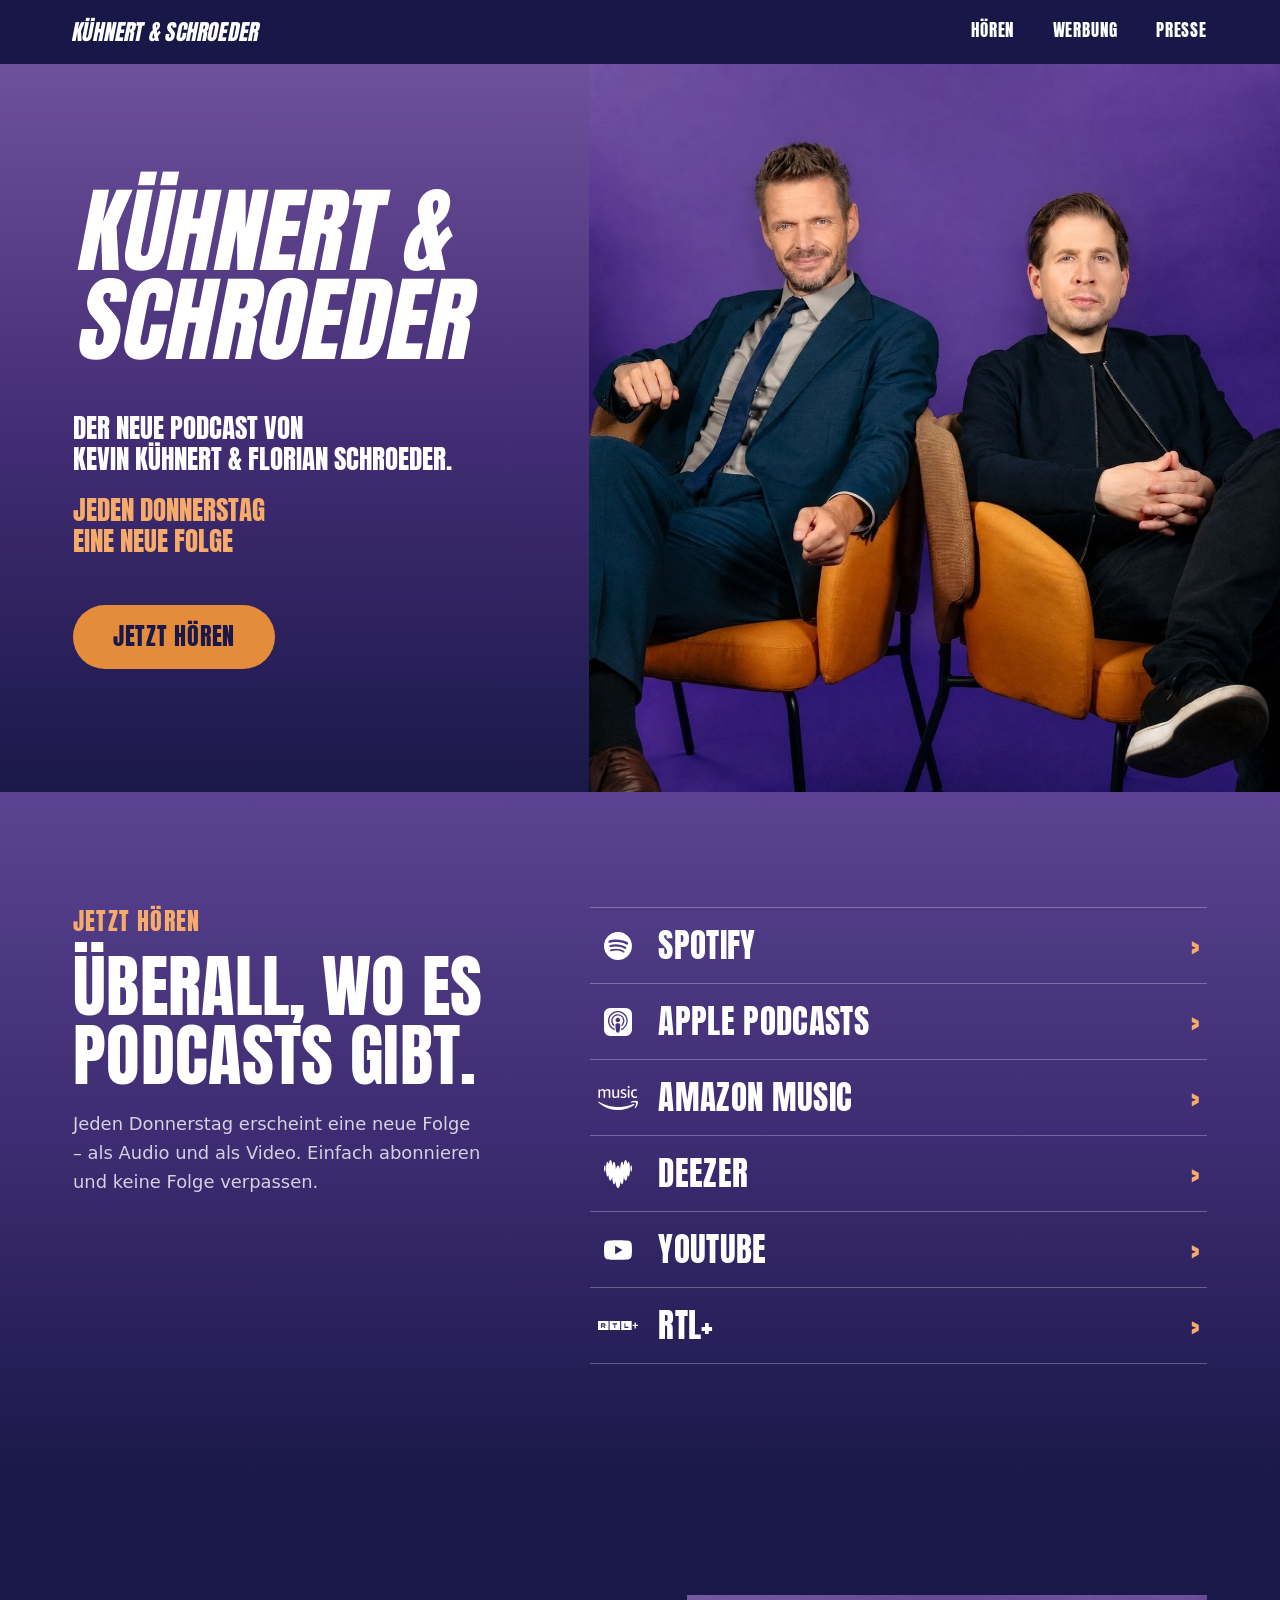
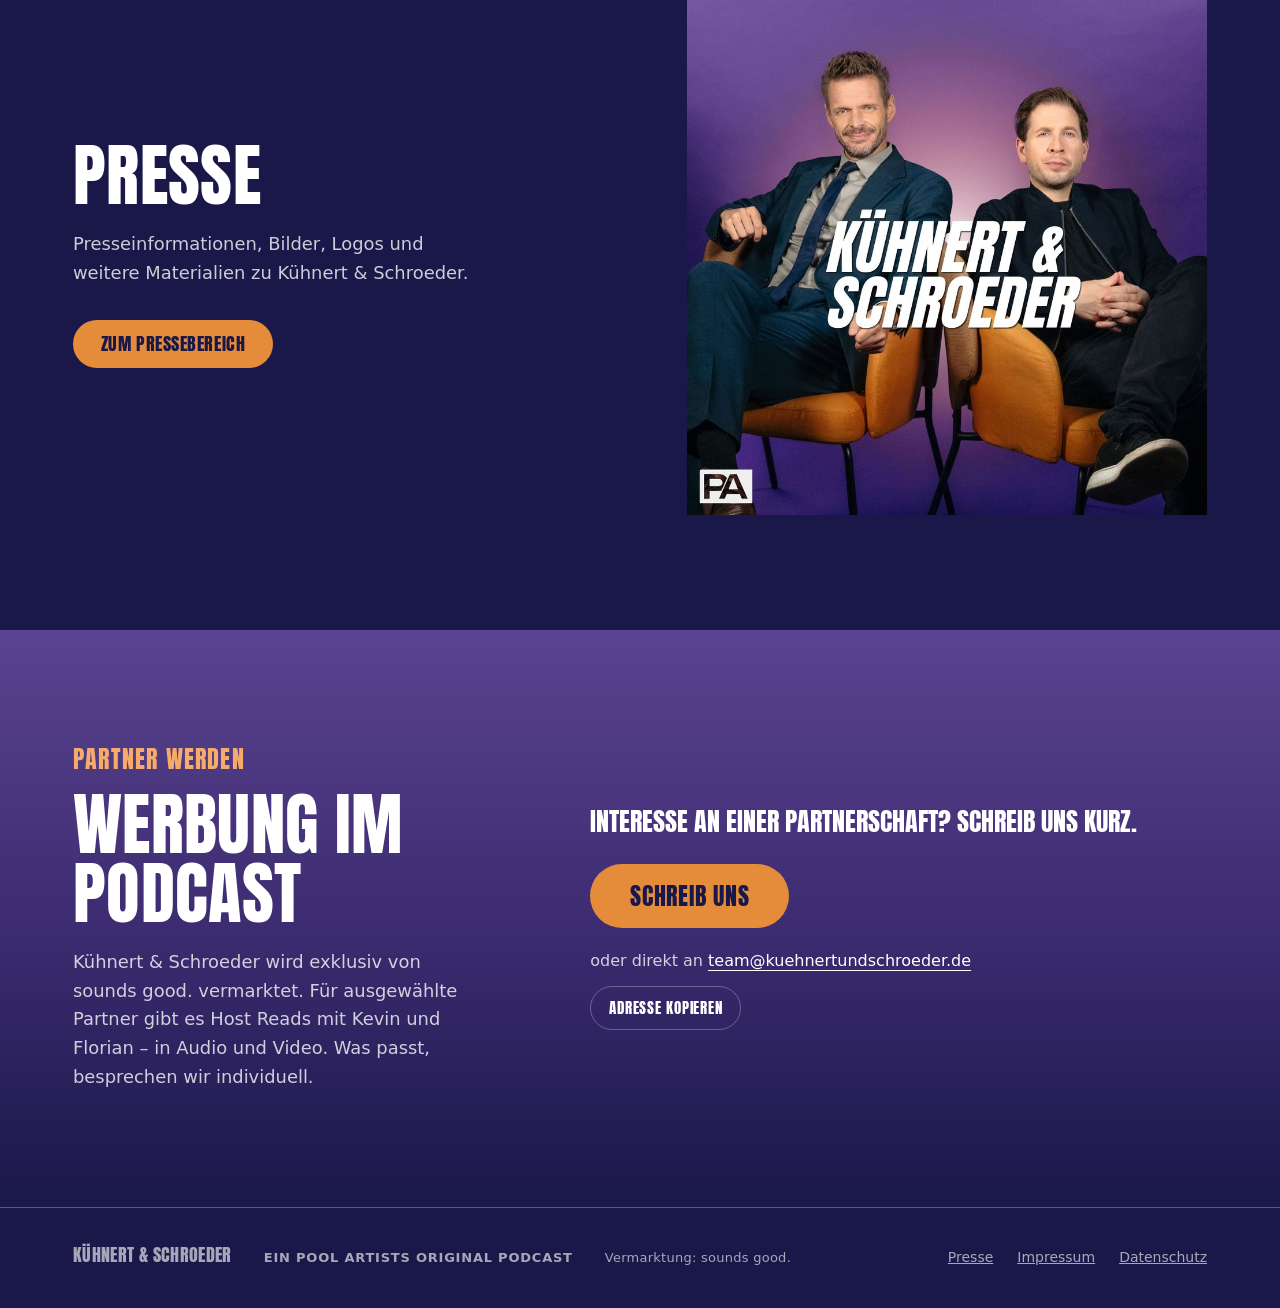
<file: index.html>
<!DOCTYPE html>
<html lang="de">
<head>
<meta charset="UTF-8">
<meta name="viewport" content="width=device-width, initial-scale=1.0">
<title>Kühnert &amp; Schroeder – Der Podcast</title>
<meta name="description" content="Kühnert &amp; Schroeder – der neue Podcast von Kevin Kühnert und Florian Schroeder. Jeden Donnerstag eine neue Folge – überall, wo es Podcasts gibt.">
<link rel="canonical" href="https://www.kuehnertundschroeder.de/">
<meta name="theme-color" content="#1a1849">

<meta property="og:type" content="website">
<meta property="og:url" content="https://www.kuehnertundschroeder.de/">
<meta property="og:site_name" content="Kühnert &amp; Schroeder">
<meta property="og:locale" content="de_DE">
<meta property="og:title" content="Kühnert &amp; Schroeder – Der Podcast">
<meta property="og:description" content="Kühnert &amp; Schroeder – der neue Podcast von Kevin Kühnert und Florian Schroeder. Jeden Donnerstag eine neue Folge – überall, wo es Podcasts gibt.">
<meta property="og:image" content="https://www.kuehnertundschroeder.de/img/og-home.jpg">
<meta property="og:image:width" content="1200">
<meta property="og:image:height" content="630">
<meta property="og:image:alt" content="Podcast-Cover Kühnert &amp; Schroeder">
<meta name="twitter:card" content="summary_large_image">
<meta name="twitter:title" content="Kühnert &amp; Schroeder – Der Podcast">
<meta name="twitter:description" content="Kühnert &amp; Schroeder – der neue Podcast von Kevin Kühnert und Florian Schroeder. Jeden Donnerstag eine neue Folge – überall, wo es Podcasts gibt.">
<meta name="twitter:image" content="https://www.kuehnertundschroeder.de/img/og-home.jpg">

<link rel="icon" href="/img/favicon.ico" sizes="any">
<link rel="icon" type="image/png" sizes="16x16" href="/img/favicon-16x16.png">
<link rel="icon" type="image/png" sizes="32x32" href="/img/favicon-32x32.png">
<link rel="apple-touch-icon" href="/img/apple-touch-icon.png">

<link rel="preload" href="/fonts/anton-latin.woff2" as="font" type="font/woff2" crossorigin>
<link rel="stylesheet" href="/css/style.css">
<script>document.documentElement.classList.add('js')</script>
</head>
<body>
<a class="skip" href="#inhalt">Zum Inhalt springen</a>

<!-- ============ HEADER (auf allen Seiten gleich) ============ -->
<header class="site-header">
  <a class="brand" href="/" aria-label="Kühnert &amp; Schroeder – Startseite"><span class="brand-full">Kühnert &amp; Schroeder</span><span class="brand-short" aria-hidden="true">K&amp;S</span></a>
  <nav class="site-nav" aria-label="Hauptnavigation"><a href="/#hoeren">Hören</a><a href="/#werbung">Werbung</a><a href="/presse">Presse</a></nav>
</header>

<main id="inhalt">
  <!-- ============ HERO ============ -->
  <section class="hero" aria-labelledby="hero-title">
    <div class="hero-text">
      <h1 id="hero-title" class="wordmark">
        <span class="line">Kühnert &amp; </span><span class="line">Schroeder</span>
      </h1>
      <p class="hero-sub"><span class="line">Der neue Podcast von </span><span class="line">Kevin Kühnert &amp; Florian Schroeder.</span></p>
      <p class="hero-date"><span class="line">Jeden Donnerstag </span><span class="line">eine neue Folge</span></p>
      <div class="hero-actions">
        <a class="button button-large" href="#hoeren" data-track="hero_jetzt_hoeren">Jetzt hören</a>
      </div>
    </div>
    <div class="hero-media">
      <img class="cover" src="/img/hero-duo.jpg" width="1254" height="1254" fetchpriority="high"
           alt="Florian Schroeder (links) und Kevin Kühnert (rechts) sitzen auf orangefarbenen Sesseln vor violettem Hintergrund">
    </div>
  </section>

  <!-- ============ HÖREN ============
       Links werden in /js/config.js gepflegt. -->
  <section id="hoeren" class="section section-gradient" aria-labelledby="hoeren-title">
    <div class="split" data-reveal>
      <div>
        <p class="eyebrow">Jetzt hören</p>
        <h2 id="hoeren-title" class="section-title">Überall, wo es Podcasts gibt.</h2>
        <p class="lead">Jeden Donnerstag erscheint eine neue Folge – als Audio und als Video. Einfach abonnieren und keine Folge verpassen.</p>
      </div>
      <ul class="platforms" aria-label="Podcast-Plattformen">
      <li><a class="platform" data-platform="spotify" href="https://open.spotify.com/show/5epA240nGssDsUqKTvniwf" target="_blank" rel="noopener">
        <span class="platform-logo"><svg viewBox="0 0 24 24" aria-hidden="true" focusable="false"><path d="M12 0C5.4 0 0 5.4 0 12s5.4 12 12 12 12-5.4 12-12S18.66 0 12 0zm5.521 17.34c-.24.359-.66.48-1.021.24-2.82-1.74-6.36-2.101-10.561-1.141-.418.122-.779-.179-.899-.539-.12-.421.18-.78.54-.9 4.56-1.021 8.52-.6 11.64 1.32.42.18.479.659.301 1.02zm1.44-3.3c-.301.42-.841.6-1.262.3-3.239-1.98-8.159-2.58-11.939-1.38-.479.12-1.02-.12-1.14-.6-.12-.48.12-1.021.6-1.141C9.6 9.9 15 10.561 18.72 12.84c.361.181.54.78.241 1.2zm.12-3.36C15.24 8.4 8.82 8.16 5.16 9.301c-.6.179-1.2-.181-1.38-.721-.18-.601.18-1.2.72-1.381 4.26-1.26 11.28-1.02 15.721 1.621.539.3.719 1.02.419 1.56-.299.421-1.02.599-1.559.3z"/></svg></span>
        <span class="platform-name">Spotify</span>
        <span class="platform-go" aria-hidden="true">›</span>
      </a></li>
      <li><a class="platform" data-platform="apple" href="https://podcasts.apple.com/us/podcast/k%C3%BChnert-schroeder/id6831165042" target="_blank" rel="noopener">
        <span class="platform-logo"><svg viewBox="0 0 24 24" aria-hidden="true" focusable="false"><path d="M5.34 0A5.328 5.328 0 000 5.34v13.32A5.328 5.328 0 005.34 24h13.32A5.328 5.328 0 0024 18.66V5.34A5.328 5.328 0 0018.66 0zm6.525 2.568c2.336 0 4.448.902 6.056 2.587 1.224 1.272 1.912 2.619 2.264 4.392.12.59.12 2.2.007 2.864a8.506 8.506 0 01-3.24 5.296c-.608.46-2.096 1.261-2.336 1.261-.088 0-.096-.091-.056-.46.072-.592.144-.715.48-.856.536-.224 1.448-.874 2.008-1.435a7.644 7.644 0 002.008-3.536c.208-.824.184-2.656-.048-3.504-.728-2.696-2.928-4.792-5.624-5.352-.784-.16-2.208-.16-3 0-2.728.56-4.984 2.76-5.672 5.528-.184.752-.184 2.584 0 3.336.456 1.832 1.64 3.512 3.192 4.512.304.2.672.408.824.472.336.144.408.264.472.856.04.36.03.464-.056.464-.056 0-.464-.176-.896-.384l-.04-.03c-2.472-1.216-4.056-3.274-4.632-6.012-.144-.706-.168-2.392-.03-3.04.36-1.74 1.048-3.1 2.192-4.304 1.648-1.737 3.768-2.656 6.128-2.656zm.134 2.81c.409.004.803.04 1.106.106 2.784.62 4.76 3.408 4.376 6.174-.152 1.114-.536 2.03-1.216 2.88-.336.43-1.152 1.15-1.296 1.15-.023 0-.048-.272-.048-.603v-.605l.416-.496c1.568-1.878 1.456-4.502-.256-6.224-.664-.67-1.432-1.064-2.424-1.246-.64-.118-.776-.118-1.448-.008-1.02.167-1.81.562-2.512 1.256-1.72 1.704-1.832 4.342-.264 6.222l.413.496v.608c0 .336-.027.608-.06.608-.03 0-.264-.16-.512-.36l-.034-.011c-.832-.664-1.568-1.842-1.872-2.997-.184-.698-.184-2.024.008-2.72.504-1.878 1.888-3.335 3.808-4.019.41-.145 1.133-.22 1.814-.211zm-.13 2.99c.31 0 .62.06.844.178.488.253.888.745 1.04 1.259.464 1.578-1.208 2.96-2.72 2.254h-.015c-.712-.331-1.096-.956-1.104-1.77 0-.733.408-1.371 1.112-1.745.224-.117.534-.176.844-.176zm-.011 4.728c.988-.004 1.706.349 1.97.97.198.464.124 1.932-.218 4.302-.232 1.656-.36 2.074-.68 2.356-.44.39-1.064.498-1.656.288h-.003c-.716-.257-.87-.605-1.164-2.644-.341-2.37-.416-3.838-.218-4.302.262-.616.974-.966 1.97-.97z"/></svg></span>
        <span class="platform-name">Apple Podcasts</span>
        <span class="platform-go" aria-hidden="true">›</span>
      </a></li>
      <li><a class="platform" data-platform="amazon" href="https://music.amazon.de/podcasts/9eaac077-c352-44f6-865f-0f1939f7d84d" target="_blank" rel="noopener">
        <span class="platform-logo"><span class="logo-amazon" aria-hidden="true"></span></span>
        <span class="platform-name">Amazon Music</span>
        <span class="platform-go" aria-hidden="true">›</span>
      </a></li>
      <li><a class="platform" data-platform="deezer" href="https://www.deezer.com/de/show/1003731681" target="_blank" rel="noopener">
        <span class="platform-logo"><svg viewBox="0 0 24 24" aria-hidden="true" focusable="false"><path d="M.693 10.024c.381 0 .693-1.256.693-2.807 0-1.55-.312-2.807-.693-2.807C.312 4.41 0 5.666 0 7.217s.312 2.808.693 2.808ZM21.038 1.56c-.364 0-.684.805-.91 2.096C19.765 1.446 19.184 0 18.526 0c-.78 0-1.464 2.036-1.784 5-.312-2.158-.788-3.536-1.325-3.536-.745 0-1.386 2.704-1.62 6.472-.442-1.932-1.083-3.145-1.793-3.145s-1.35 1.213-1.793 3.145c-.242-3.76-.874-6.463-1.628-6.463-.537 0-1.013 1.378-1.325 3.535C6.938 2.036 6.262 0 5.474 0c-.658 0-1.247 1.447-1.602 3.665-.217-1.291-.546-2.105-.91-2.105-.675 0-1.221 2.807-1.221 6.272 0 3.466.546 6.273 1.221 6.273.277 0 .537-.476.736-1.273.32 2.928.996 4.938 1.776 4.938.606 0 1.143-1.204 1.507-3.11.251 3.622.875 6.195 1.602 6.195.46 0 .875-1.023 1.187-2.677C10.142 21.6 11 24 12.004 24c1.005 0 1.863-2.4 2.235-5.822.312 1.654.727 2.677 1.186 2.677.728 0 1.352-2.573 1.603-6.195.364 1.906.9 3.11 1.507 3.11.78 0 1.455-2.01 1.775-4.938.208.797.46 1.273.737 1.273.675 0 1.22-2.807 1.22-6.273-.008-3.457-.553-6.272-1.23-6.272ZM23.307 10.024c.381 0 .693-1.256.693-2.807 0-1.55-.312-2.807-.693-2.807-.381 0-.693 1.256-.693 2.807s.312 2.808.693 2.808Z"/></svg></span>
        <span class="platform-name">Deezer</span>
        <span class="platform-go" aria-hidden="true">›</span>
      </a></li>
      <li><a class="platform" data-platform="youtube" href="https://www.youtube.com/@KuehnertundSchroeder" target="_blank" rel="noopener">
        <span class="platform-logo"><svg viewBox="0 0 24 24" aria-hidden="true" focusable="false"><path d="M23.498 6.186a3.016 3.016 0 0 0-2.122-2.136C19.505 3.545 12 3.545 12 3.545s-7.505 0-9.377.505A3.017 3.017 0 0 0 .502 6.186C0 8.07 0 12 0 12s0 3.93.502 5.814a3.016 3.016 0 0 0 2.122 2.136c1.871.505 9.376.505 9.376.505s7.505 0 9.377-.505a3.015 3.015 0 0 0 2.122-2.136C24 15.93 24 12 24 12s0-3.93-.502-5.814zM9.545 15.568V8.432L15.818 12l-6.273 3.568z"/></svg></span>
        <span class="platform-name">YouTube</span>
        <span class="platform-go" aria-hidden="true">›</span>
      </a></li>
      <li><a class="platform" data-platform="rtl" href="https://plus.rtl.de/kuhnert-schroeder-p_285238" target="_blank" rel="noopener">
        <span class="platform-logo"><svg class="logo-rtl" viewBox="0 0 40 9" preserveAspectRatio="none" aria-hidden="true" focusable="false"><g transform="scale(0.04115 0.0625) translate(-567 -498)"><path fill-rule="evenodd" d="M567 498h256v144H567zM638 610V532h80c20 0 30 11 30 27 0 15-10 25-26 27l26 24h-27l-24-23h-37v23zm22-58v16h56c7 0 10-3 10-8s-3-8-10-8z"/><path fill-rule="evenodd" d="M848 498h256v144H848zM922 532h108v20h-43v58h-22v-58h-43z"/><path fill-rule="evenodd" d="M1130 498h255v144h-255zM1210 532h22v57h74v21h-96z"/></g><path d="M36.6 1.4h1.3v2.4h2.1v1.3h-2.1v2.4h-1.3V5.1h-2.1V3.8h2.1z"/></svg></span>
        <span class="platform-name">RTL+</span>
        <span class="platform-go" aria-hidden="true">›</span>
      </a></li>
      </ul>
    </div>
  </section>

  <!-- ============ PRESSE ============ -->
  <section class="section section-deep" aria-labelledby="presse-title">
    <div class="teaser" data-reveal>
      <div>
        <h2 id="presse-title" class="section-title">Presse</h2>
        <p class="lead">Presseinformationen, Bilder, Logos und weitere Materialien zu Kühnert &amp; Schroeder.</p>
        <a class="button" href="/presse">Zum Pressebereich</a>
      </div>
      <div class="teaser-media">
        <img src="/img/cover.jpg" width="900" height="900" loading="lazy" alt="Podcast-Cover Kühnert &amp; Schroeder">
      </div>
    </div>
  </section>

  <!-- ============ WERBUNG ============
       Kontakt per E-Mail-Link. Adresse hier an beiden Stellen ändern. -->
  <section id="werbung" class="section section-gradient" aria-labelledby="werbung-title">
    <div class="split" data-reveal>
      <div>
        <p class="eyebrow">Partner werden</p>
        <h2 id="werbung-title" class="section-title">Werbung im Podcast</h2>
        <p class="lead">Kühnert &amp; Schroeder wird exklusiv von sounds good. vermarktet. Für ausgewählte Partner gibt es Host Reads mit Kevin und Florian – in Audio und Video. Was passt, besprechen wir individuell.</p>
      </div>

      <div class="contact-cta">
        <p class="form-intro">Interesse an einer Partnerschaft? Schreib uns kurz.</p>
        <a class="button button-large" href="mailto:team@kuehnertundschroeder.de?subject=Werbeanfrage%20K%C3%BChnert%20%26%20Schroeder" data-track="werbung_email">Schreib uns</a>
        <p class="contact-address">oder direkt an <a href="mailto:team@kuehnertundschroeder.de?subject=Werbeanfrage%20K%C3%BChnert%20%26%20Schroeder" data-track="werbung_email">team@kuehnertundschroeder.de</a></p>
        <button type="button" class="copy-mail" data-copy="team@kuehnertundschroeder.de" aria-describedby="copy-status">Adresse kopieren</button>
        <span id="copy-status" class="copy-status" role="status" aria-live="polite"></span>
      </div>
    </div>
  </section>
</main>

<!-- ============ FOOTER (auf allen Seiten gleich) ============ -->
<footer class="footer">
  <p class="footer-mark">Kühnert &amp; Schroeder</p>
  <p class="footer-credit">Ein Pool Artists Original Podcast</p>
  <p class="footer-credit footer-sg">Vermarktung: sounds good.</p>
  <nav aria-label="Weitere Seiten"><a href="/presse">Presse</a><a href="/impressum">Impressum</a><a href="/datenschutz">Datenschutz</a></nav>
</footer>

<script src="/js/config.js"></script>
<!-- Besucherstatistik: Simple Analytics (ohne Cookies, keine IP-Speicherung) -->
<script>window.sa_event=window.sa_event||function(){var a=[].slice.call(arguments);window.sa_event.q?window.sa_event.q.push(a):window.sa_event.q=[a]};</script>
<script async defer src="https://scripts.simpleanalyticscdn.com/latest.js"></script>
<noscript><img src="https://queue.simpleanalyticscdn.com/noscript.gif" alt="" referrerpolicy="no-referrer-when-downgrade"></noscript>
<script src="/js/site.js" defer></script>
</body>
</html>
</file>
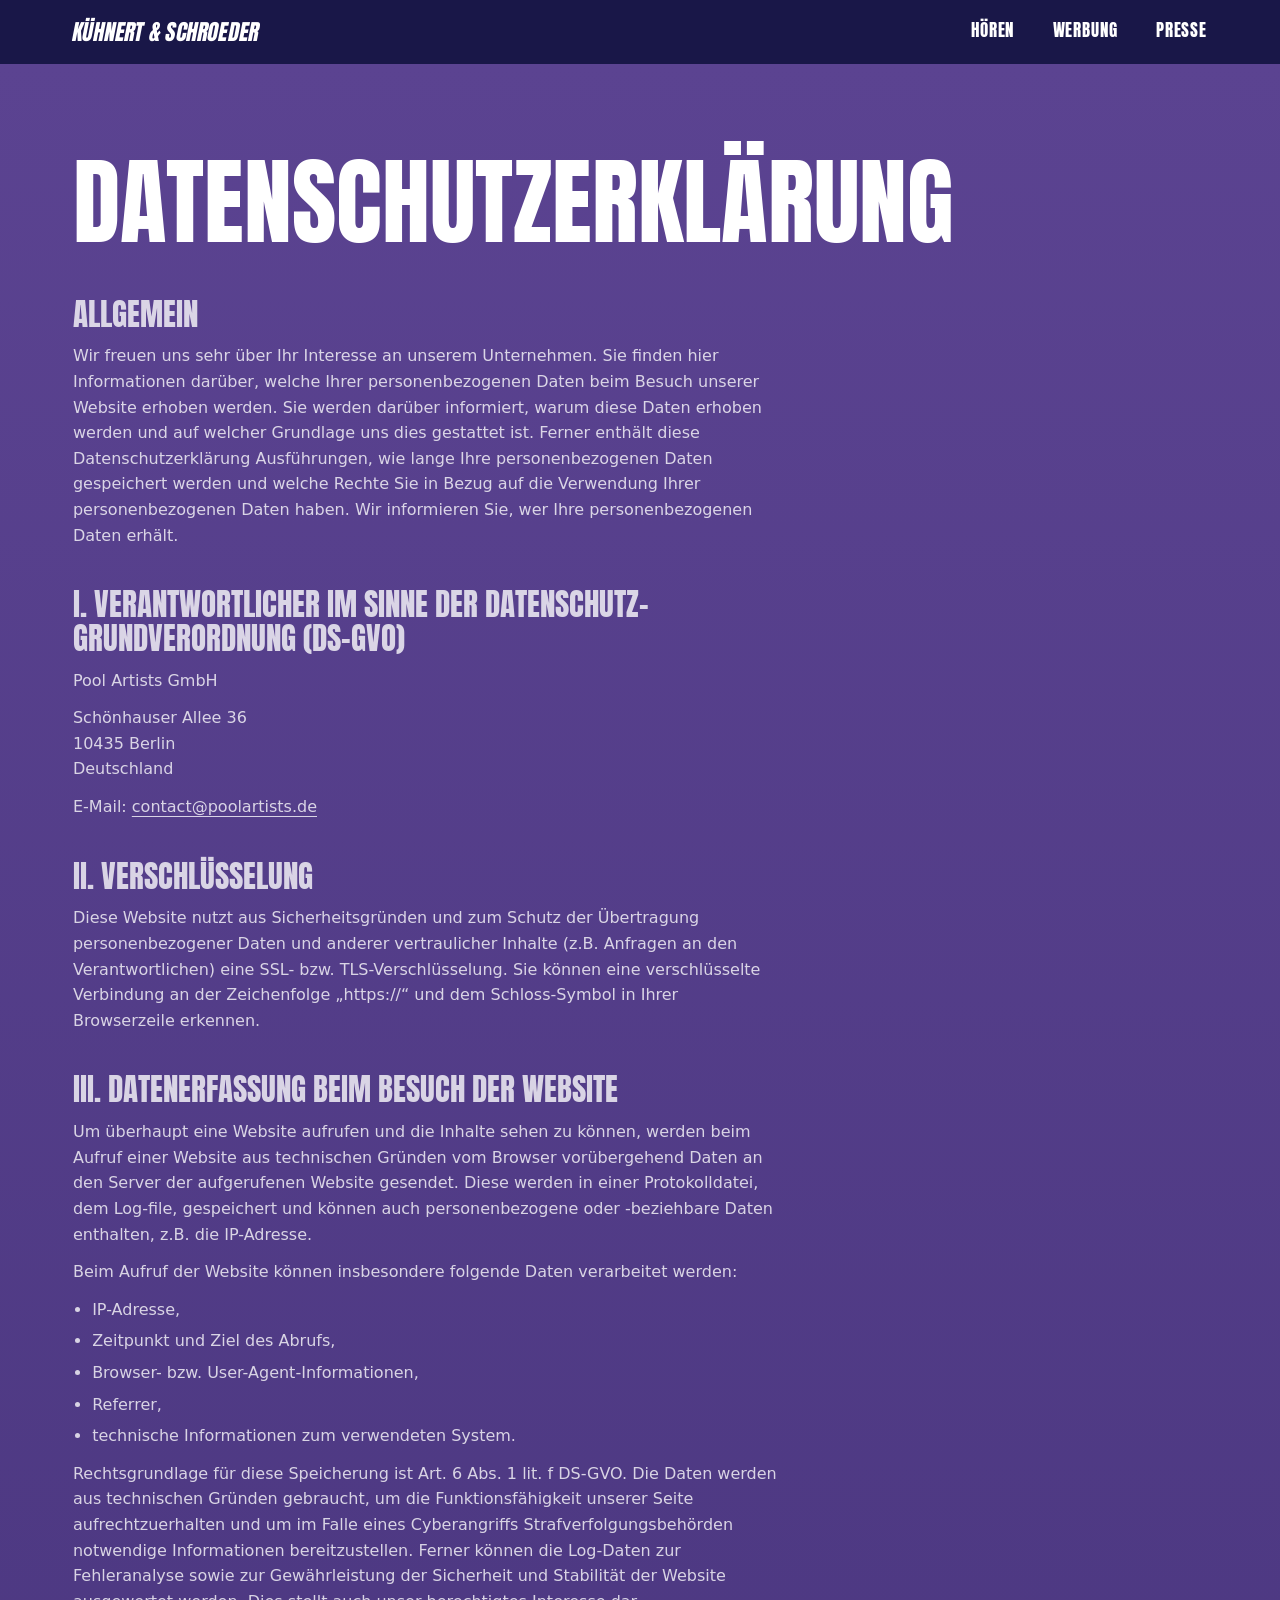
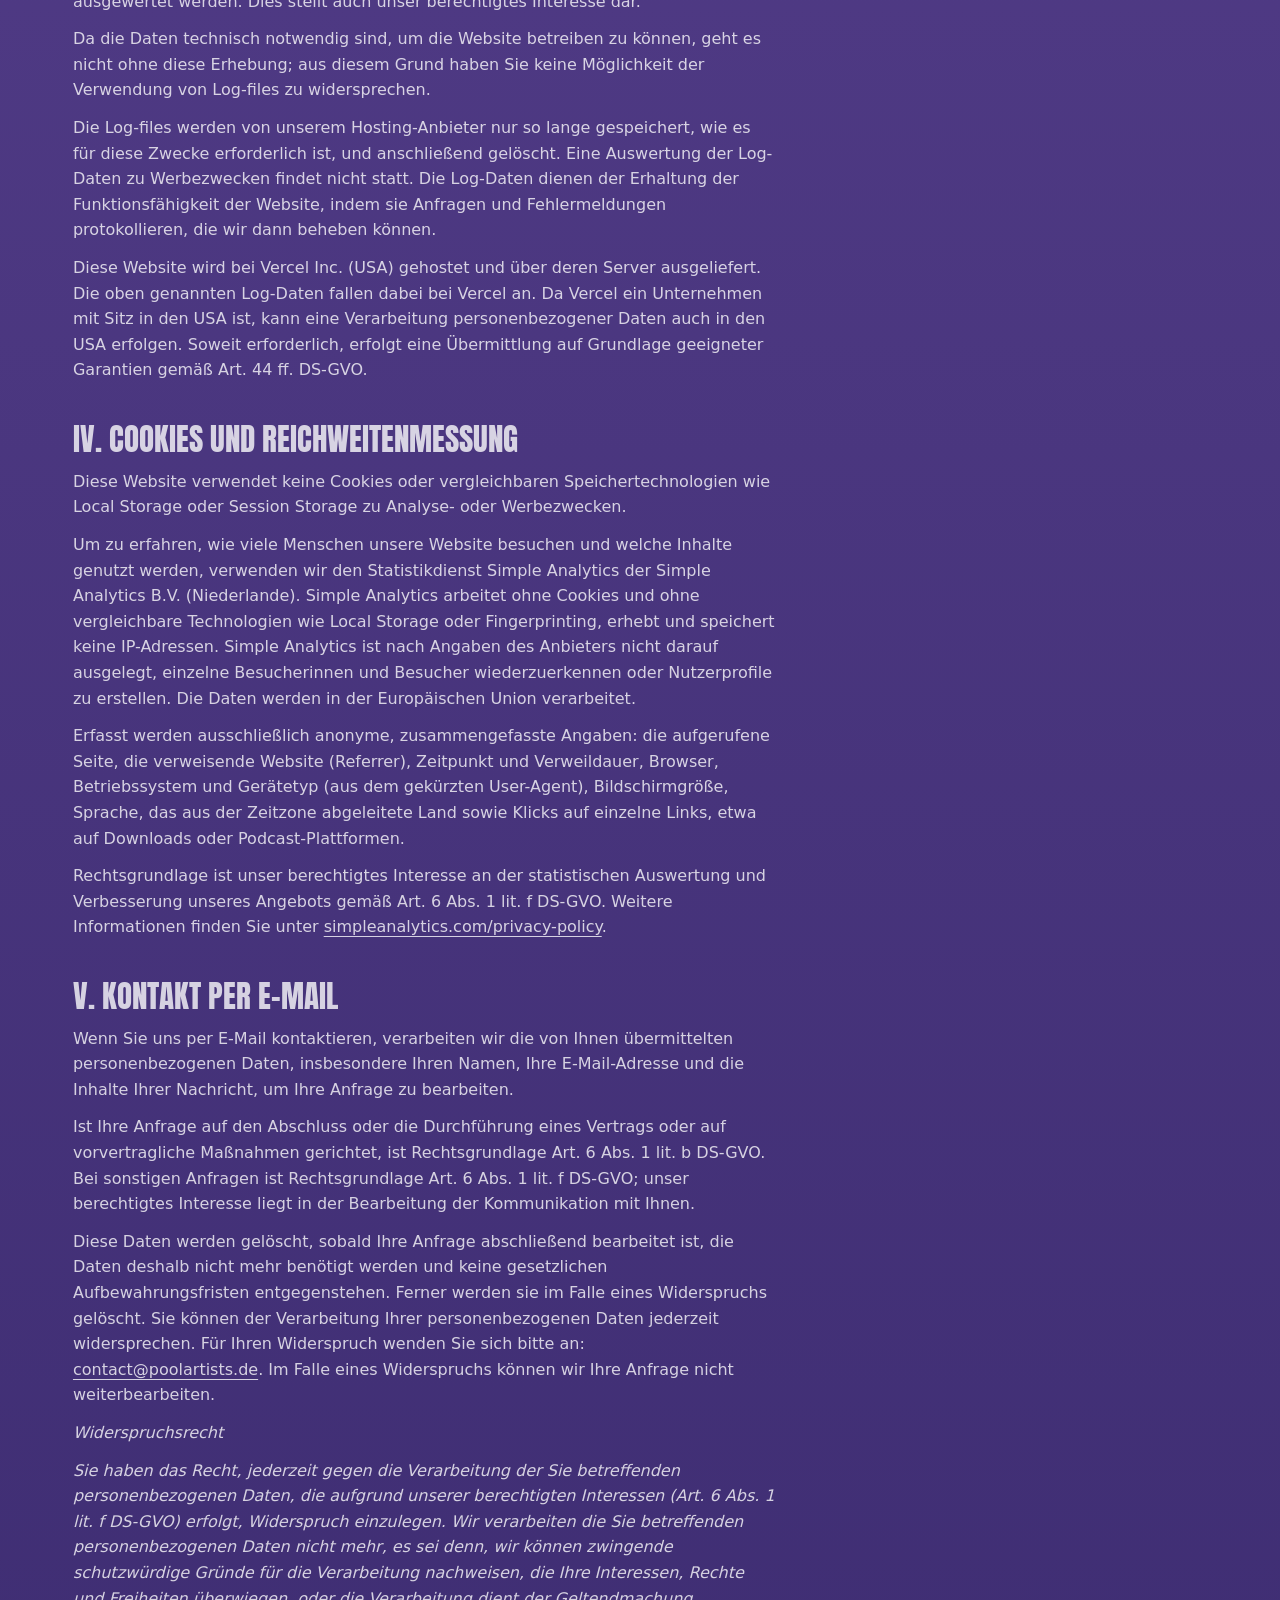
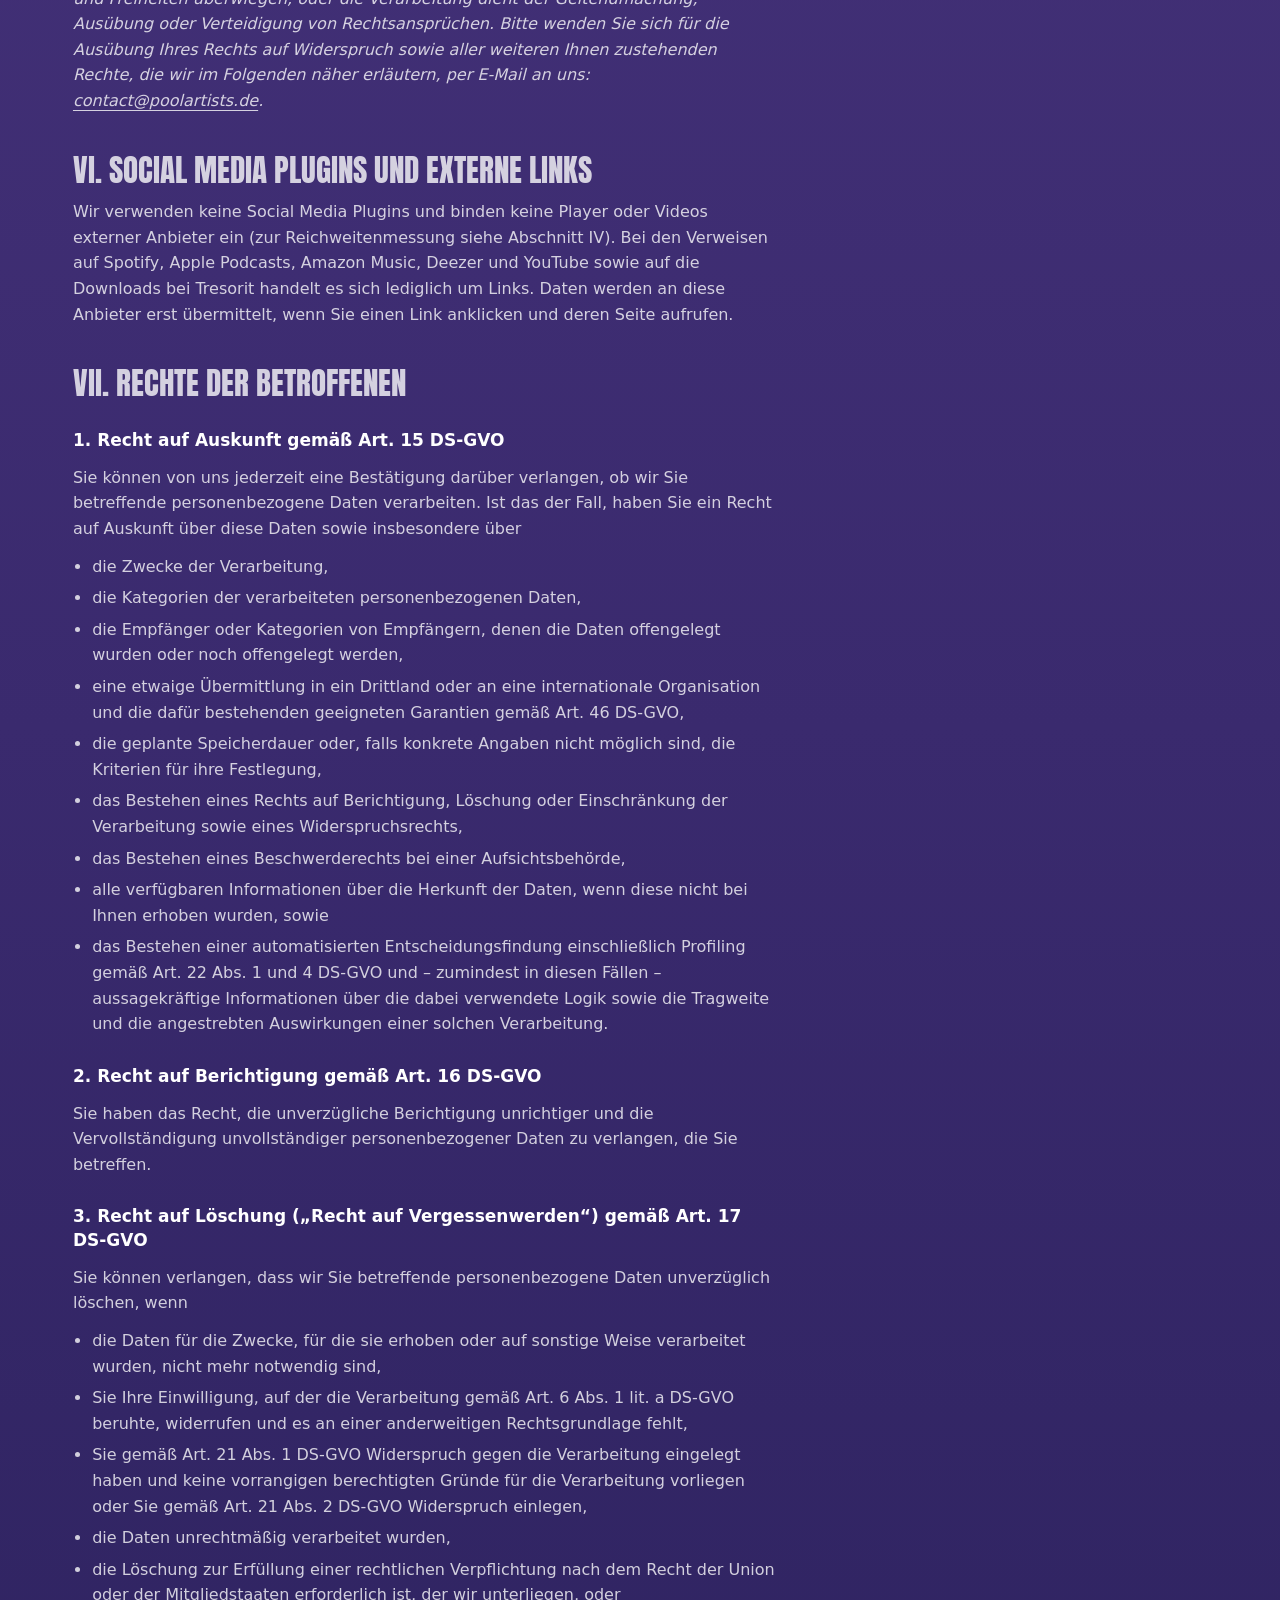
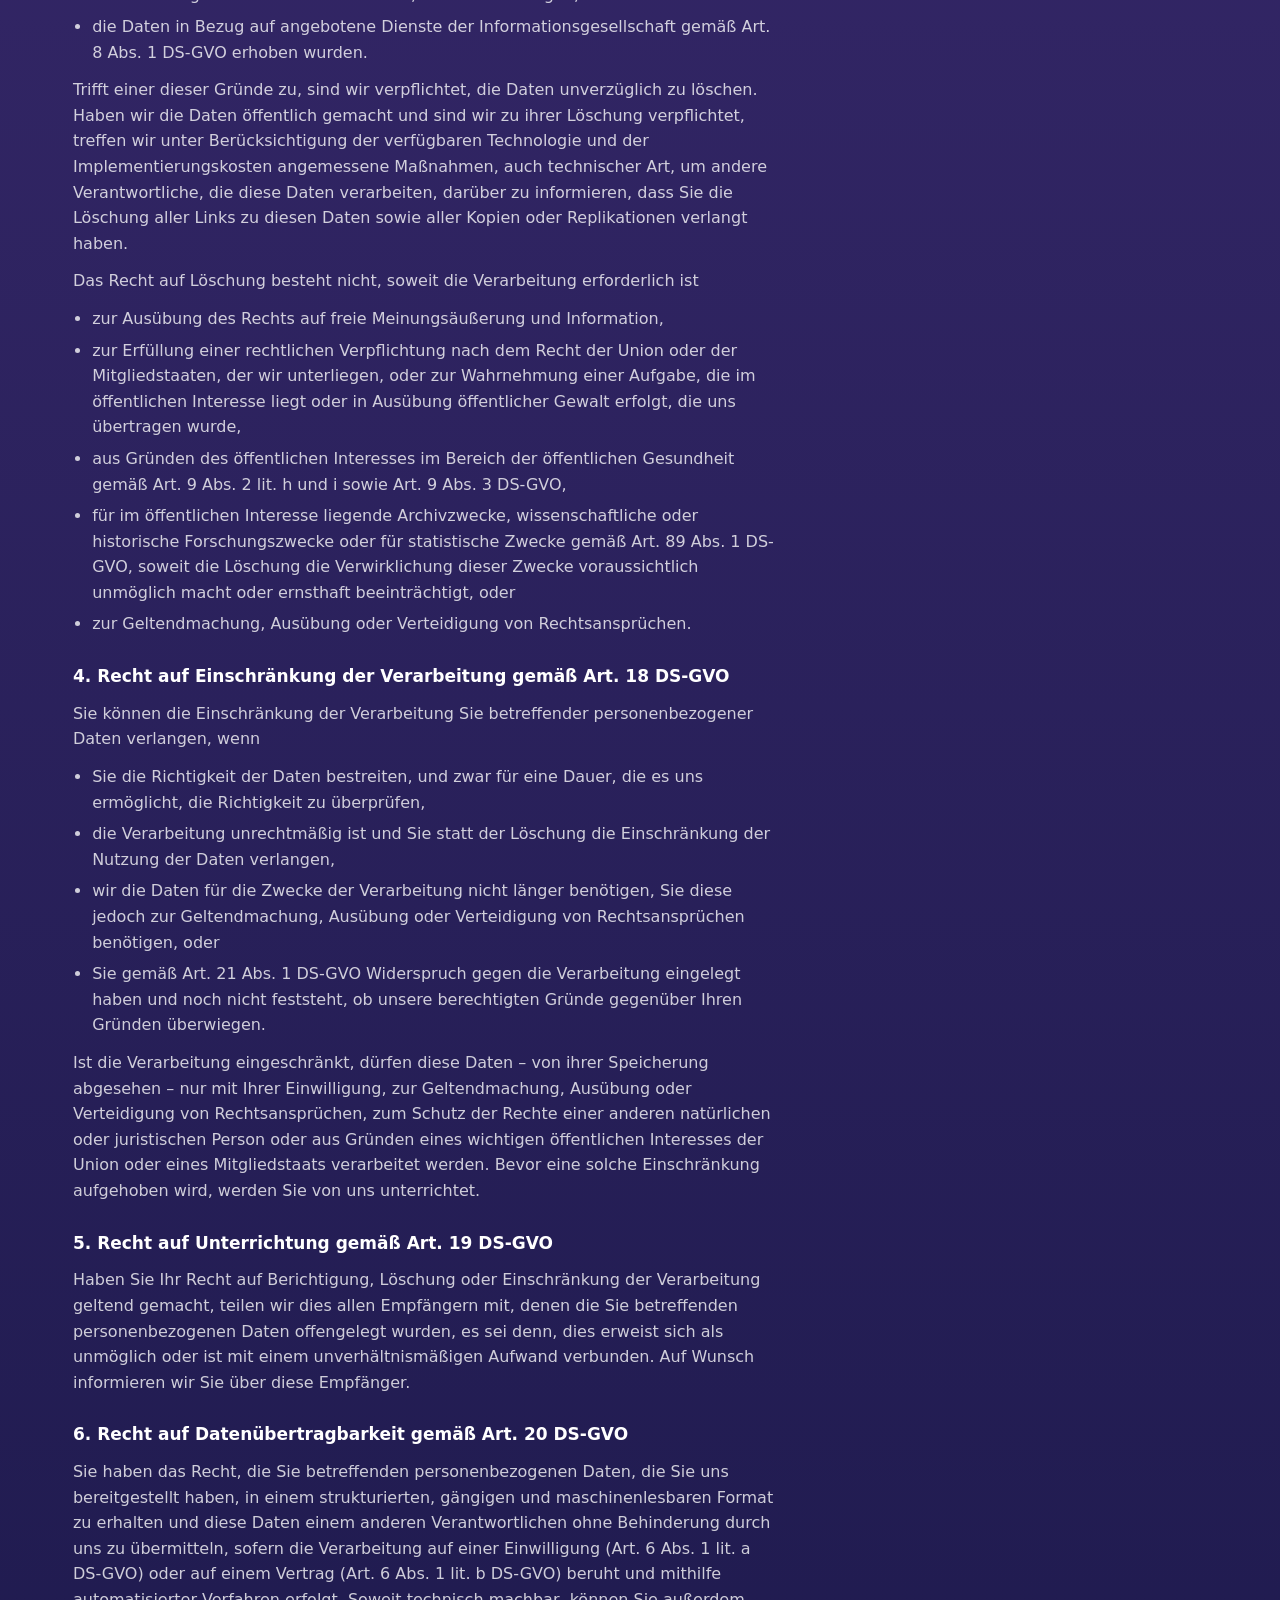
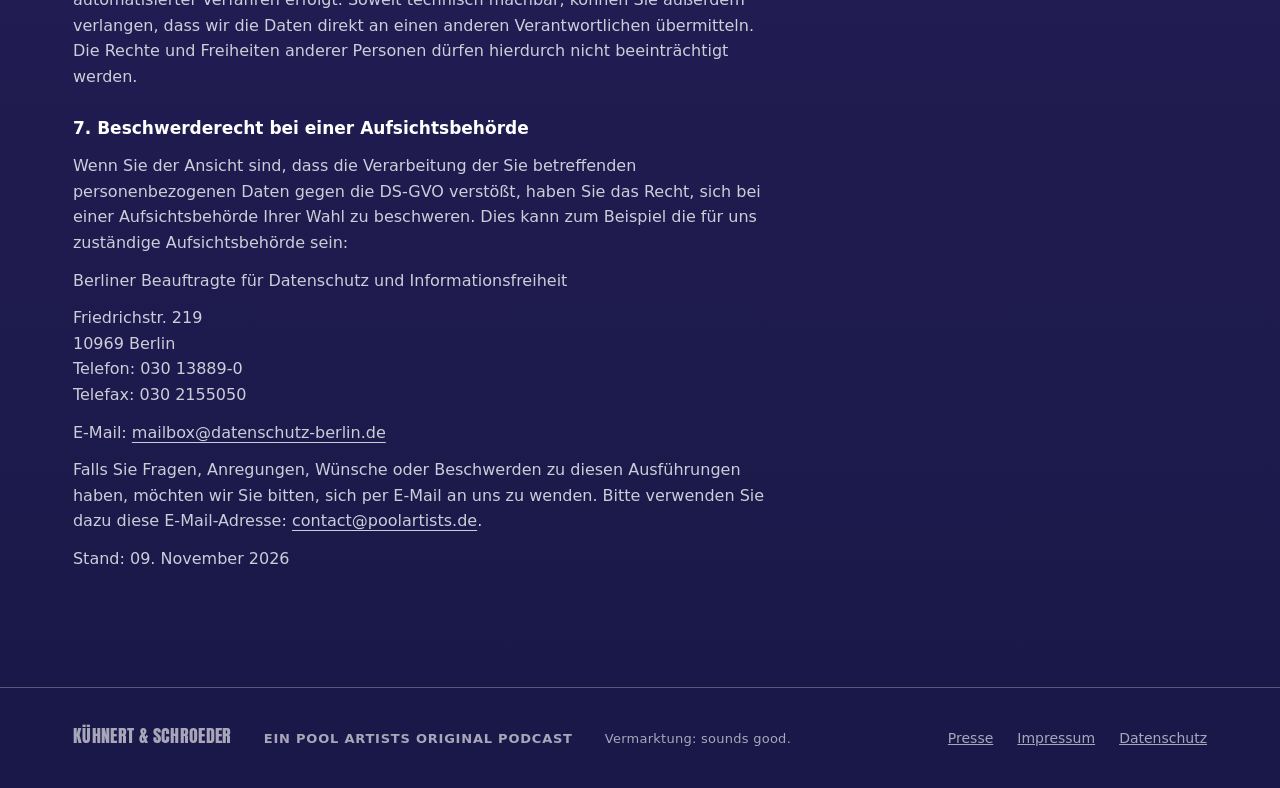
<file: datenschutz.html>
<!DOCTYPE html>
<html lang="de">
<head>
<meta charset="UTF-8">
<meta name="viewport" content="width=device-width, initial-scale=1.0">
<title>Datenschutzerklärung | Kühnert &amp; Schroeder</title>
<link rel="canonical" href="https://www.kuehnertundschroeder.de/datenschutz">
<meta name="theme-color" content="#1a1849">
<meta name="robots" content="noindex, follow">

<link rel="icon" href="/img/favicon.ico" sizes="any">
<link rel="icon" type="image/png" sizes="16x16" href="/img/favicon-16x16.png">
<link rel="icon" type="image/png" sizes="32x32" href="/img/favicon-32x32.png">
<link rel="apple-touch-icon" href="/img/apple-touch-icon.png">

<link rel="preload" href="/fonts/anton-latin.woff2" as="font" type="font/woff2" crossorigin>
<link rel="stylesheet" href="/css/style.css">
<script>document.documentElement.classList.add('js')</script>
</head>
<body>
<a class="skip" href="#inhalt">Zum Inhalt springen</a>

<!-- ============ HEADER (auf allen Seiten gleich) ============ -->
<header class="site-header">
  <a class="brand" href="/" aria-label="Kühnert &amp; Schroeder – Startseite"><span class="brand-full">Kühnert &amp; Schroeder</span><span class="brand-short" aria-hidden="true">K&amp;S</span></a>
  <nav class="site-nav" aria-label="Hauptnavigation"><a href="/#hoeren">Hören</a><a href="/#werbung">Werbung</a><a href="/presse">Presse</a></nav>
</header>

<main id="inhalt" class="legal">
  <h1 class="legal-title">Datenschutzerklärung</h1>
  <!-- Übernommen von https://www.poolartists.de/datenschutzerklaerung/ (Stand der Vorlage: 04. Februar 2026) -->
  <div class="prose">
    <h2>Allgemein</h2>
    <p>Wir freuen uns sehr über Ihr Interesse an unserem Unternehmen. Sie finden hier Informationen darüber, welche Ihrer personenbezogenen Daten beim Besuch unserer Website erhoben werden. Sie werden darüber informiert, warum diese Daten erhoben werden und auf welcher Grundlage uns dies gestattet ist. Ferner enthält diese Datenschutzerklärung Ausführungen, wie lange Ihre personenbezogenen Daten gespeichert werden und welche Rechte Sie in Bezug auf die Verwendung Ihrer personenbezogenen Daten haben. Wir informieren Sie, wer Ihre personenbezogenen Daten erhält.</p>
    <h2>I. Verantwortlicher im Sinne der Datenschutz-Grundverordnung (DS-GVO)</h2>
    <p>Pool Artists GmbH</p>
    <p>Schönhauser Allee 36<br> 10435 Berlin<br> Deutschland</p>
    <p>E-Mail: <a href="mailto:contact@poolartists.de">contact@poolartists.de</a></p>
    <h2>II. Verschlüsselung</h2>
    <p>Diese Website nutzt aus Sicherheitsgründen und zum Schutz der Übertragung personenbezogener Daten und anderer vertraulicher Inhalte (z.B. Anfragen an den Verantwortlichen) eine SSL- bzw. TLS-Verschlüsselung. Sie können eine verschlüsselte Verbindung an der Zeichenfolge „https://“ und dem Schloss-Symbol in Ihrer Browserzeile erkennen.</p>
    <h2>III. Datenerfassung beim Besuch der Website</h2>
    <p>Um überhaupt eine Website aufrufen und die Inhalte sehen zu können, werden beim Aufruf einer Website aus technischen Gründen vom Browser vorübergehend Daten an den Server der aufgerufenen Website gesendet. Diese werden in einer Protokolldatei, dem Log-file, gespeichert und können auch personenbezogene oder -beziehbare Daten enthalten, z.B. die IP-Adresse.</p>
    <p>Beim Aufruf der Website können insbesondere folgende Daten verarbeitet werden:</p>
    <ul>
    <li>IP-Adresse,</li>
    <li>Zeitpunkt und Ziel des Abrufs,</li>
    <li>Browser- bzw. User-Agent-Informationen,</li>
    <li>Referrer,</li>
    <li>technische Informationen zum verwendeten System.</li>
    </ul>
    <p>Rechtsgrundlage für diese Speicherung ist Art. 6 Abs. 1 lit. f DS-GVO. Die Daten werden aus technischen Gründen gebraucht, um die Funktionsfähigkeit unserer Seite aufrechtzuerhalten und um im Falle eines Cyberangriffs Strafverfolgungsbehörden notwendige Informationen bereitzustellen. Ferner können die Log-Daten zur Fehleranalyse sowie zur Gewährleistung der Sicherheit und Stabilität der Website ausgewertet werden. Dies stellt auch unser berechtigtes Interesse dar.</p>
    <p>Da die Daten technisch notwendig sind, um die Website betreiben zu können, geht es nicht ohne diese Erhebung; aus diesem Grund haben Sie keine Möglichkeit der Verwendung von Log-files zu widersprechen.</p>
    <p>Die Log-files werden von unserem Hosting-Anbieter nur so lange gespeichert, wie es für diese Zwecke erforderlich ist, und anschließend gelöscht. Eine Auswertung der Log-Daten zu Werbezwecken findet nicht statt. Die Log-Daten dienen der Erhaltung der Funktionsfähigkeit der Website, indem sie Anfragen und Fehlermeldungen protokollieren, die wir dann beheben können.</p>
    <p>Diese Website wird bei Vercel Inc. (USA) gehostet und über deren Server ausgeliefert. Die oben genannten Log-Daten fallen dabei bei Vercel an. Da Vercel ein Unternehmen mit Sitz in den USA ist, kann eine Verarbeitung personenbezogener Daten auch in den USA erfolgen. Soweit erforderlich, erfolgt eine Übermittlung auf Grundlage geeigneter Garantien gemäß Art. 44 ff. DS-GVO.</p>
    <h2>IV. Cookies und Reichweitenmessung</h2>
    <p>Diese Website verwendet keine Cookies oder vergleichbaren Speichertechnologien wie Local Storage oder Session Storage zu Analyse- oder Werbezwecken.</p>
    <p>Um zu erfahren, wie viele Menschen unsere Website besuchen und welche Inhalte genutzt werden, verwenden wir den Statistikdienst Simple Analytics der Simple Analytics B.V. (Niederlande). Simple Analytics arbeitet ohne Cookies und ohne vergleichbare Technologien wie Local Storage oder Fingerprinting, erhebt und speichert keine IP-Adressen. Simple Analytics ist nach Angaben des Anbieters nicht darauf ausgelegt, einzelne Besucherinnen und Besucher wiederzuerkennen oder Nutzerprofile zu erstellen. Die Daten werden in der Europäischen Union verarbeitet.</p>
    <p>Erfasst werden ausschließlich anonyme, zusammengefasste Angaben: die aufgerufene Seite, die verweisende Website (Referrer), Zeitpunkt und Verweildauer, Browser, Betriebssystem und Gerätetyp (aus dem gekürzten User-Agent), Bildschirmgröße, Sprache, das aus der Zeitzone abgeleitete Land sowie Klicks auf einzelne Links, etwa auf Downloads oder Podcast-Plattformen.</p>
    <p>Rechtsgrundlage ist unser berechtigtes Interesse an der statistischen Auswertung und Verbesserung unseres Angebots gemäß Art. 6 Abs. 1 lit. f DS-GVO. Weitere Informationen finden Sie unter <a href="https://simpleanalytics.com/privacy-policy">simpleanalytics.com/privacy-policy</a>.</p>
    <h2>V. Kontakt per E-Mail</h2>
    <p>Wenn Sie uns per E-Mail kontaktieren, verarbeiten wir die von Ihnen übermittelten personenbezogenen Daten, insbesondere Ihren Namen, Ihre E-Mail-Adresse und die Inhalte Ihrer Nachricht, um Ihre Anfrage zu bearbeiten.</p>
    <p>Ist Ihre Anfrage auf den Abschluss oder die Durchführung eines Vertrags oder auf vorvertragliche Maßnahmen gerichtet, ist Rechtsgrundlage Art. 6 Abs. 1 lit. b DS-GVO. Bei sonstigen Anfragen ist Rechtsgrundlage Art. 6 Abs. 1 lit. f DS-GVO; unser berechtigtes Interesse liegt in der Bearbeitung der Kommunikation mit Ihnen.</p>
    <p>Diese Daten werden gelöscht, sobald Ihre Anfrage abschließend bearbeitet ist, die Daten deshalb nicht mehr benötigt werden und keine gesetzlichen Aufbewahrungsfristen entgegenstehen. Ferner werden sie im Falle eines Widerspruchs gelöscht. Sie können der Verarbeitung Ihrer personenbezogenen Daten jederzeit widersprechen. Für Ihren Widerspruch wenden Sie sich bitte an: <a href="mailto:contact@poolartists.de">contact@poolartists.de</a>. Im Falle eines Widerspruchs können wir Ihre Anfrage nicht weiterbearbeiten.</p>
    <p><em>Widerspruchsrecht</em></p>
    <p><em>Sie haben das Recht, jederzeit gegen die Verarbeitung der Sie betreffenden personenbezogenen Daten, die aufgrund unserer berechtigten Interessen (Art. 6 Abs. 1 lit. f DS-GVO) erfolgt, Widerspruch einzulegen. Wir verarbeiten die Sie betreffenden personenbezogenen Daten nicht mehr, es sei denn, wir können zwingende schutzwürdige Gründe für die Verarbeitung nachweisen, die Ihre Interessen, Rechte und Freiheiten überwiegen, oder die Verarbeitung dient der Geltendmachung, Ausübung oder Verteidigung von Rechtsansprüchen. Bitte wenden Sie sich für die Ausübung Ihres Rechts auf Widerspruch sowie aller weiteren Ihnen zustehenden Rechte, die wir im Folgenden näher erläutern, per E-Mail an uns: <a href="mailto:contact@poolartists.de">contact@poolartists.de</a>.</em></p>
    <h2>VI. Social Media Plugins und externe Links</h2>
    <p>Wir verwenden keine Social Media Plugins und binden keine Player oder Videos externer Anbieter ein (zur Reichweitenmessung siehe Abschnitt IV). Bei den Verweisen auf Spotify, Apple Podcasts, Amazon Music, Deezer und YouTube sowie auf die Downloads bei Tresorit handelt es sich lediglich um Links. Daten werden an diese Anbieter erst übermittelt, wenn Sie einen Link anklicken und deren Seite aufrufen.</p>
    <h2>VII. Rechte der Betroffenen</h2>
    <h3>1. Recht auf Auskunft gemäß Art. 15 DS-GVO</h3>
    <p>Sie können von uns jederzeit eine Bestätigung darüber verlangen, ob wir Sie betreffende personenbezogene Daten verarbeiten. Ist das der Fall, haben Sie ein Recht auf Auskunft über diese Daten sowie insbesondere über</p>
    <ul>
    <li>die Zwecke der Verarbeitung,</li>
    <li>die Kategorien der verarbeiteten personenbezogenen Daten,</li>
    <li>die Empfänger oder Kategorien von Empfängern, denen die Daten offengelegt wurden oder noch offengelegt werden,</li>
    <li>eine etwaige Übermittlung in ein Drittland oder an eine internationale Organisation und die dafür bestehenden geeigneten Garantien gemäß Art. 46 DS-GVO,</li>
    <li>die geplante Speicherdauer oder, falls konkrete Angaben nicht möglich sind, die Kriterien für ihre Festlegung,</li>
    <li>das Bestehen eines Rechts auf Berichtigung, Löschung oder Einschränkung der Verarbeitung sowie eines Widerspruchsrechts,</li>
    <li>das Bestehen eines Beschwerderechts bei einer Aufsichtsbehörde,</li>
    <li>alle verfügbaren Informationen über die Herkunft der Daten, wenn diese nicht bei Ihnen erhoben wurden, sowie</li>
    <li>das Bestehen einer automatisierten Entscheidungsfindung einschließlich Profiling gemäß Art. 22 Abs. 1 und 4 DS-GVO und – zumindest in diesen Fällen – aussagekräftige Informationen über die dabei verwendete Logik sowie die Tragweite und die angestrebten Auswirkungen einer solchen Verarbeitung.</li>
    </ul>
    <h3>2. Recht auf Berichtigung gemäß Art. 16 DS-GVO</h3>
    <p>Sie haben das Recht, die unverzügliche Berichtigung unrichtiger und die Vervollständigung unvollständiger personenbezogener Daten zu verlangen, die Sie betreffen.</p>
    <h3>3. Recht auf Löschung („Recht auf Vergessenwerden“) gemäß Art. 17 DS-GVO</h3>
    <p>Sie können verlangen, dass wir Sie betreffende personenbezogene Daten unverzüglich löschen, wenn</p>
    <ul>
    <li>die Daten für die Zwecke, für die sie erhoben oder auf sonstige Weise verarbeitet wurden, nicht mehr notwendig sind,</li>
    <li>Sie Ihre Einwilligung, auf der die Verarbeitung gemäß Art. 6 Abs. 1 lit. a DS-GVO beruhte, widerrufen und es an einer anderweitigen Rechtsgrundlage fehlt,</li>
    <li>Sie gemäß Art. 21 Abs. 1 DS-GVO Widerspruch gegen die Verarbeitung eingelegt haben und keine vorrangigen berechtigten Gründe für die Verarbeitung vorliegen oder Sie gemäß Art. 21 Abs. 2 DS-GVO Widerspruch einlegen,</li>
    <li>die Daten unrechtmäßig verarbeitet wurden,</li>
    <li>die Löschung zur Erfüllung einer rechtlichen Verpflichtung nach dem Recht der Union oder der Mitgliedstaaten erforderlich ist, der wir unterliegen, oder</li>
    <li>die Daten in Bezug auf angebotene Dienste der Informationsgesellschaft gemäß Art. 8 Abs. 1 DS-GVO erhoben wurden.</li>
    </ul>
    <p>Trifft einer dieser Gründe zu, sind wir verpflichtet, die Daten unverzüglich zu löschen. Haben wir die Daten öffentlich gemacht und sind wir zu ihrer Löschung verpflichtet, treffen wir unter Berücksichtigung der verfügbaren Technologie und der Implementierungskosten angemessene Maßnahmen, auch technischer Art, um andere Verantwortliche, die diese Daten verarbeiten, darüber zu informieren, dass Sie die Löschung aller Links zu diesen Daten sowie aller Kopien oder Replikationen verlangt haben.</p>
    <p>Das Recht auf Löschung besteht nicht, soweit die Verarbeitung erforderlich ist</p>
    <ul>
    <li>zur Ausübung des Rechts auf freie Meinungsäußerung und Information,</li>
    <li>zur Erfüllung einer rechtlichen Verpflichtung nach dem Recht der Union oder der Mitgliedstaaten, der wir unterliegen, oder zur Wahrnehmung einer Aufgabe, die im öffentlichen Interesse liegt oder in Ausübung öffentlicher Gewalt erfolgt, die uns übertragen wurde,</li>
    <li>aus Gründen des öffentlichen Interesses im Bereich der öffentlichen Gesundheit gemäß Art. 9 Abs. 2 lit. h und i sowie Art. 9 Abs. 3 DS-GVO,</li>
    <li>für im öffentlichen Interesse liegende Archivzwecke, wissenschaftliche oder historische Forschungszwecke oder für statistische Zwecke gemäß Art. 89 Abs. 1 DS-GVO, soweit die Löschung die Verwirklichung dieser Zwecke voraussichtlich unmöglich macht oder ernsthaft beeinträchtigt, oder</li>
    <li>zur Geltendmachung, Ausübung oder Verteidigung von Rechtsansprüchen.</li>
    </ul>
    <h3>4. Recht auf Einschränkung der Verarbeitung gemäß Art. 18 DS-GVO</h3>
    <p>Sie können die Einschränkung der Verarbeitung Sie betreffender personenbezogener Daten verlangen, wenn</p>
    <ul>
    <li>Sie die Richtigkeit der Daten bestreiten, und zwar für eine Dauer, die es uns ermöglicht, die Richtigkeit zu überprüfen,</li>
    <li>die Verarbeitung unrechtmäßig ist und Sie statt der Löschung die Einschränkung der Nutzung der Daten verlangen,</li>
    <li>wir die Daten für die Zwecke der Verarbeitung nicht länger benötigen, Sie diese jedoch zur Geltendmachung, Ausübung oder Verteidigung von Rechtsansprüchen benötigen, oder</li>
    <li>Sie gemäß Art. 21 Abs. 1 DS-GVO Widerspruch gegen die Verarbeitung eingelegt haben und noch nicht feststeht, ob unsere berechtigten Gründe gegenüber Ihren Gründen überwiegen.</li>
    </ul>
    <p>Ist die Verarbeitung eingeschränkt, dürfen diese Daten – von ihrer Speicherung abgesehen – nur mit Ihrer Einwilligung, zur Geltendmachung, Ausübung oder Verteidigung von Rechtsansprüchen, zum Schutz der Rechte einer anderen natürlichen oder juristischen Person oder aus Gründen eines wichtigen öffentlichen Interesses der Union oder eines Mitgliedstaats verarbeitet werden. Bevor eine solche Einschränkung aufgehoben wird, werden Sie von uns unterrichtet.</p>
    <h3>5. Recht auf Unterrichtung gemäß Art. 19 DS-GVO</h3>
    <p>Haben Sie Ihr Recht auf Berichtigung, Löschung oder Einschränkung der Verarbeitung geltend gemacht, teilen wir dies allen Empfängern mit, denen die Sie betreffenden personenbezogenen Daten offengelegt wurden, es sei denn, dies erweist sich als unmöglich oder ist mit einem unverhältnismäßigen Aufwand verbunden. Auf Wunsch informieren wir Sie über diese Empfänger.</p>
    <h3>6. Recht auf Datenübertragbarkeit gemäß Art. 20 DS-GVO</h3>
    <p>Sie haben das Recht, die Sie betreffenden personenbezogenen Daten, die Sie uns bereitgestellt haben, in einem strukturierten, gängigen und maschinenlesbaren Format zu erhalten und diese Daten einem anderen Verantwortlichen ohne Behinderung durch uns zu übermitteln, sofern die Verarbeitung auf einer Einwilligung (Art. 6 Abs. 1 lit. a DS-GVO) oder auf einem Vertrag (Art. 6 Abs. 1 lit. b DS-GVO) beruht und mithilfe automatisierter Verfahren erfolgt. Soweit technisch machbar, können Sie außerdem verlangen, dass wir die Daten direkt an einen anderen Verantwortlichen übermitteln. Die Rechte und Freiheiten anderer Personen dürfen hierdurch nicht beeinträchtigt werden.</p>
    <h3>7. Beschwerderecht bei einer Aufsichtsbehörde</h3>
    <p>Wenn Sie der Ansicht sind, dass die Verarbeitung der Sie betreffenden personenbezogenen Daten gegen die DS-GVO verstößt, haben Sie das Recht, sich bei einer Aufsichtsbehörde Ihrer Wahl zu beschweren. Dies kann zum Beispiel die für uns zuständige Aufsichtsbehörde sein:</p>
    <p>Berliner Beauftragte für Datenschutz und Informationsfreiheit</p>
    <p>Friedrichstr. 219<br> 10969 Berlin<br> Telefon: 030 13889-0<br> Telefax: 030 2155050</p>
    <p>E-Mail: <a href="mailto:mailbox@datenschutz-berlin.de">mailbox@datenschutz-berlin.de</a></p>
    <p>Falls Sie Fragen, Anregungen, Wünsche oder Beschwerden zu diesen Ausführungen haben, möchten wir Sie bitten, sich per E-Mail an uns zu wenden. Bitte verwenden Sie dazu diese E-Mail-Adresse: <a href="mailto:contact@poolartists.de">contact@poolartists.de</a>.</p>
    <p>Stand: 09. November 2026</p>
  </div>
</main>

<!-- ============ FOOTER (auf allen Seiten gleich) ============ -->
<footer class="footer">
  <p class="footer-mark">Kühnert &amp; Schroeder</p>
  <p class="footer-credit">Ein Pool Artists Original Podcast</p>
  <p class="footer-credit footer-sg">Vermarktung: sounds good.</p>
  <nav aria-label="Weitere Seiten"><a href="/presse">Presse</a><a href="/impressum">Impressum</a><a href="/datenschutz">Datenschutz</a></nav>
</footer>

<!-- Besucherstatistik: Simple Analytics (ohne Cookies, keine IP-Speicherung) -->
<script>window.sa_event=window.sa_event||function(){var a=[].slice.call(arguments);window.sa_event.q?window.sa_event.q.push(a):window.sa_event.q=[a]};</script>
<script async defer src="https://scripts.simpleanalyticscdn.com/latest.js"></script>
<noscript><img src="https://queue.simpleanalyticscdn.com/noscript.gif" alt="" referrerpolicy="no-referrer-when-downgrade"></noscript>
<script src="/js/site.js" defer></script>
</body>
</html>
</file>
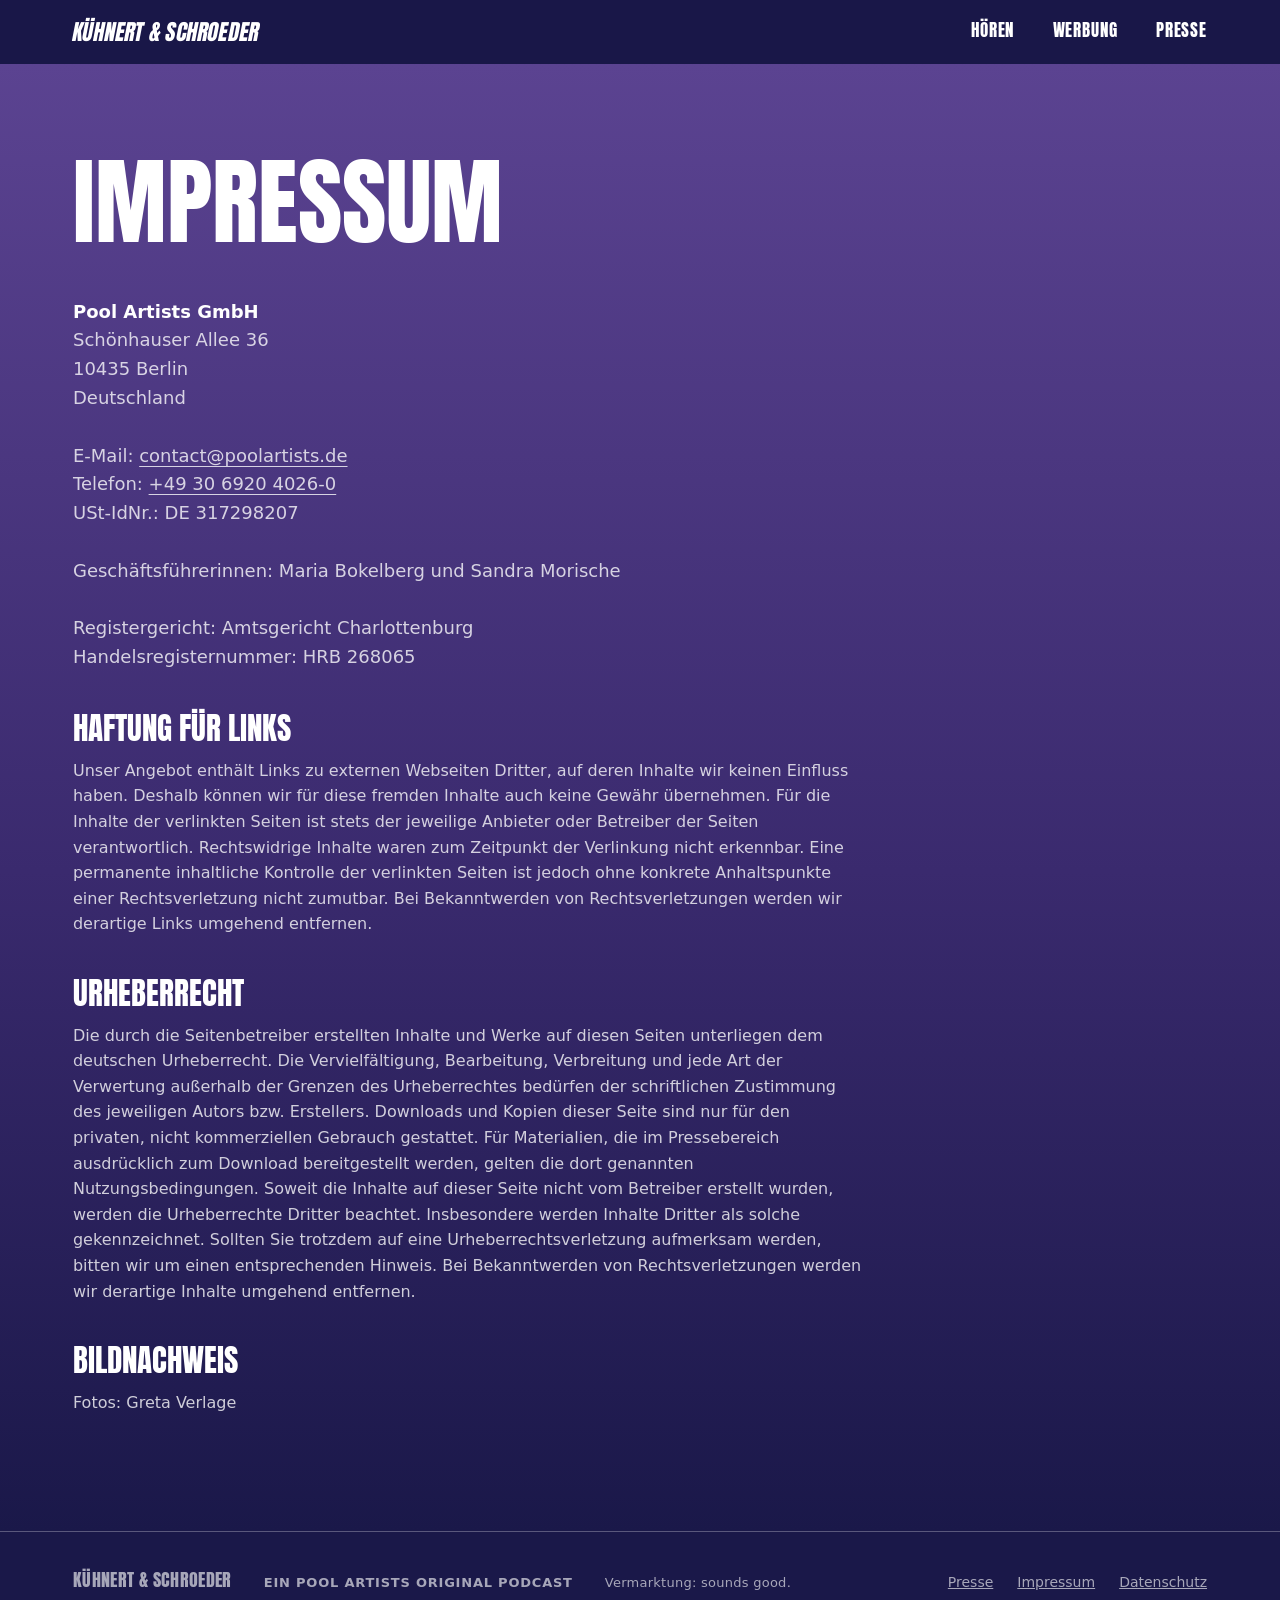
<file: impressum.html>
<!DOCTYPE html>
<html lang="de">
<head>
<meta charset="UTF-8">
<meta name="viewport" content="width=device-width, initial-scale=1.0">
<title>Impressum | Kühnert &amp; Schroeder</title>
<link rel="canonical" href="https://www.kuehnertundschroeder.de/impressum">
<meta name="theme-color" content="#1a1849">
<meta name="robots" content="noindex, follow">

<link rel="icon" href="/img/favicon.ico" sizes="any">
<link rel="icon" type="image/png" sizes="16x16" href="/img/favicon-16x16.png">
<link rel="icon" type="image/png" sizes="32x32" href="/img/favicon-32x32.png">
<link rel="apple-touch-icon" href="/img/apple-touch-icon.png">

<link rel="preload" href="/fonts/anton-latin.woff2" as="font" type="font/woff2" crossorigin>
<link rel="stylesheet" href="/css/style.css">
<script>document.documentElement.classList.add('js')</script>
</head>
<body>
<a class="skip" href="#inhalt">Zum Inhalt springen</a>

<!-- ============ HEADER (auf allen Seiten gleich) ============ -->
<header class="site-header">
  <a class="brand" href="/" aria-label="Kühnert &amp; Schroeder – Startseite"><span class="brand-full">Kühnert &amp; Schroeder</span><span class="brand-short" aria-hidden="true">K&amp;S</span></a>
  <nav class="site-nav" aria-label="Hauptnavigation"><a href="/#hoeren">Hören</a><a href="/#werbung">Werbung</a><a href="/presse">Presse</a></nav>
</header>

<main id="inhalt" class="legal">
  <h1 class="legal-title">Impressum</h1>
  <!-- Übernommen von https://www.poolartists.de/impressum/ (Stand: 03.11.2026) -->
  <address>
    <strong>Pool Artists GmbH</strong><br>
    Schönhauser Allee 36<br>
    10435 Berlin<br>
    Deutschland<br><br>
    E-Mail: <a href="mailto:contact@poolartists.de">contact@poolartists.de</a><br>
    Telefon: <a href="tel:+4930692040260">+49 30 6920 4026-0</a><br>
    USt-IdNr.: DE 317298207<br><br>
    Geschäftsführerinnen: Maria Bokelberg und Sandra Morische<br><br>
    Registergericht: Amtsgericht Charlottenburg<br>
    Handelsregisternummer: HRB 268065
  </address>

  <section>
    <h2>Haftung für Links</h2>
    <p>Unser Angebot enthält Links zu externen Webseiten Dritter, auf deren Inhalte wir keinen Einfluss haben. Deshalb können wir für diese fremden Inhalte auch keine Gewähr übernehmen. Für die Inhalte der verlinkten Seiten ist stets der jeweilige Anbieter oder Betreiber der Seiten verantwortlich. Rechtswidrige Inhalte waren zum Zeitpunkt der Verlinkung nicht erkennbar. Eine permanente inhaltliche Kontrolle der verlinkten Seiten ist jedoch ohne konkrete Anhaltspunkte einer Rechtsverletzung nicht zumutbar. Bei Bekanntwerden von Rechtsverletzungen werden wir derartige Links umgehend entfernen.</p>
  </section>

  <section>
    <h2>Urheberrecht</h2>
    <p>Die durch die Seitenbetreiber erstellten Inhalte und Werke auf diesen Seiten unterliegen dem deutschen Urheberrecht. Die Vervielfältigung, Bearbeitung, Verbreitung und jede Art der Verwertung außerhalb der Grenzen des Urheberrechtes bedürfen der schriftlichen Zustimmung des jeweiligen Autors bzw. Erstellers. Downloads und Kopien dieser Seite sind nur für den privaten, nicht kommerziellen Gebrauch gestattet. Für Materialien, die im Pressebereich ausdrücklich zum Download bereitgestellt werden, gelten die dort genannten Nutzungsbedingungen. Soweit die Inhalte auf dieser Seite nicht vom Betreiber erstellt wurden, werden die Urheberrechte Dritter beachtet. Insbesondere werden Inhalte Dritter als solche gekennzeichnet. Sollten Sie trotzdem auf eine Urheberrechtsverletzung aufmerksam werden, bitten wir um einen entsprechenden Hinweis. Bei Bekanntwerden von Rechtsverletzungen werden wir derartige Inhalte umgehend entfernen.</p>
  </section>

  <section>
    <h2>Bildnachweis</h2>
    <p>Fotos: Greta Verlage</p>
  </section>
</main>

<!-- ============ FOOTER (auf allen Seiten gleich) ============ -->
<footer class="footer">
  <p class="footer-mark">Kühnert &amp; Schroeder</p>
  <p class="footer-credit">Ein Pool Artists Original Podcast</p>
  <p class="footer-credit footer-sg">Vermarktung: sounds good.</p>
  <nav aria-label="Weitere Seiten"><a href="/presse">Presse</a><a href="/impressum">Impressum</a><a href="/datenschutz">Datenschutz</a></nav>
</footer>

<!-- Besucherstatistik: Simple Analytics (ohne Cookies, keine IP-Speicherung) -->
<script>window.sa_event=window.sa_event||function(){var a=[].slice.call(arguments);window.sa_event.q?window.sa_event.q.push(a):window.sa_event.q=[a]};</script>
<script async defer src="https://scripts.simpleanalyticscdn.com/latest.js"></script>
<noscript><img src="https://queue.simpleanalyticscdn.com/noscript.gif" alt="" referrerpolicy="no-referrer-when-downgrade"></noscript>
<script src="/js/site.js" defer></script>
</body>
</html>
</file>
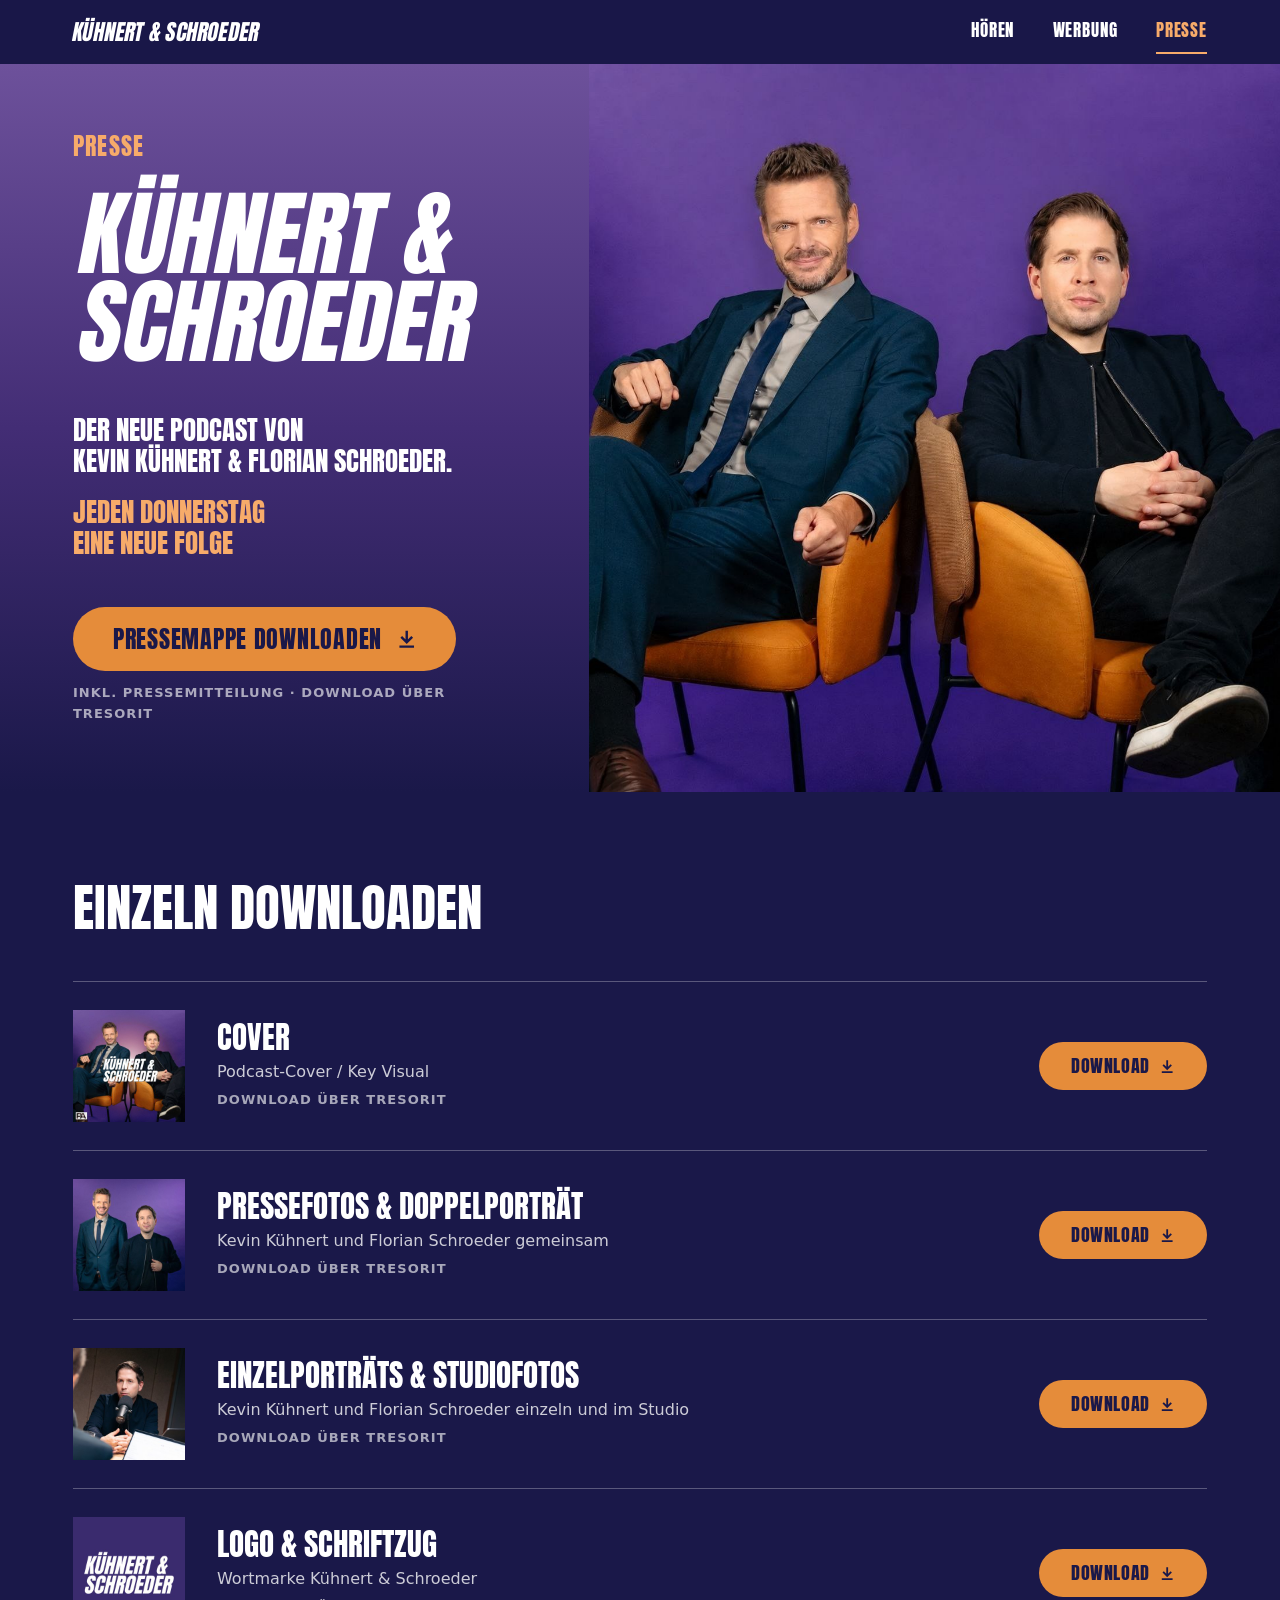
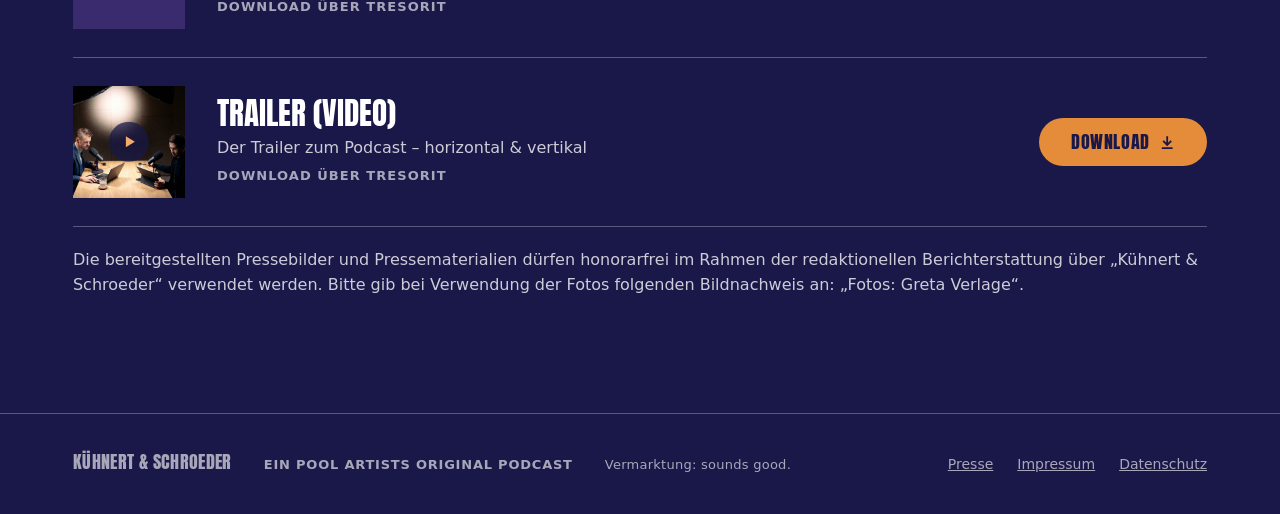
<file: presse.html>
<!DOCTYPE html>
<html lang="de">
<head>
<meta charset="UTF-8">
<meta name="viewport" content="width=device-width, initial-scale=1.0">
<title>Presse | Kühnert &amp; Schroeder</title>
<meta name="description" content="Presseinformationen, Pressefotos und Downloads zum Podcast Kühnert &amp; Schroeder mit Kevin Kühnert und Florian Schroeder.">
<link rel="canonical" href="https://www.kuehnertundschroeder.de/presse">
<meta name="theme-color" content="#1a1849">

<meta property="og:type" content="website">
<meta property="og:url" content="https://www.kuehnertundschroeder.de/presse">
<meta property="og:site_name" content="Kühnert &amp; Schroeder">
<meta property="og:locale" content="de_DE">
<meta property="og:title" content="Presse | Kühnert &amp; Schroeder">
<meta property="og:description" content="Presseinformationen, Pressefotos und Downloads zum Podcast Kühnert &amp; Schroeder mit Kevin Kühnert und Florian Schroeder.">
<meta property="og:image" content="https://www.kuehnertundschroeder.de/img/og-presse.jpg?v=2">
<meta property="og:image:width" content="1200">
<meta property="og:image:height" content="630">
<meta property="og:image:alt" content="Kühnert &amp; Schroeder – Presse">
<meta name="twitter:card" content="summary_large_image">
<meta name="twitter:title" content="Presse | Kühnert &amp; Schroeder">
<meta name="twitter:description" content="Presseinformationen, Pressefotos und Downloads zum Podcast Kühnert &amp; Schroeder mit Kevin Kühnert und Florian Schroeder.">
<meta name="twitter:image" content="https://www.kuehnertundschroeder.de/img/og-presse.jpg?v=2">

<link rel="icon" href="/img/favicon.ico" sizes="any">
<link rel="icon" type="image/png" sizes="16x16" href="/img/favicon-16x16.png">
<link rel="icon" type="image/png" sizes="32x32" href="/img/favicon-32x32.png">
<link rel="apple-touch-icon" href="/img/apple-touch-icon.png">

<link rel="preload" href="/fonts/anton-latin.woff2" as="font" type="font/woff2" crossorigin>
<link rel="stylesheet" href="/css/style.css">
<script>document.documentElement.classList.add('js')</script>
</head>
<body>
<a class="skip" href="#inhalt">Zum Inhalt springen</a>

<!-- ============ HEADER (auf allen Seiten gleich) ============ -->
<header class="site-header">
  <a class="brand" href="/" aria-label="Kühnert &amp; Schroeder – Startseite"><span class="brand-full">Kühnert &amp; Schroeder</span><span class="brand-short" aria-hidden="true">K&amp;S</span></a>
  <nav class="site-nav" aria-label="Hauptnavigation"><a href="/#hoeren">Hören</a><a href="/#werbung">Werbung</a><a href="/presse" aria-current="page">Presse</a></nav>
</header>

<main id="inhalt">
  <!-- ============ HERO: Pressemappe ============ -->
  <section class="hero" aria-labelledby="hero-title">
    <div class="hero-text">
      <p class="tag">Presse</p>
      <h1 id="hero-title" class="wordmark">
        <span class="line">Kühnert &amp; </span><span class="line">Schroeder</span>
      </h1>
      <p class="hero-sub"><span class="line">Der neue Podcast von </span><span class="line">Kevin Kühnert &amp; Florian Schroeder.</span></p>
      <p class="hero-date"><span class="line">Jeden Donnerstag </span><span class="line">eine neue Folge</span></p>
      <div class="hero-actions">
        <a class="button button-large" href="https://web.tresorit.com/l/RP6ip#YKVqfWy77ulPY-eOzIOCBA" data-track="presse_pressemappe" target="_blank" rel="noopener"
           aria-label="Pressemappe inklusive Pressemitteilung downloaden (öffnet Tresorit in neuem Tab)">
          Pressemappe downloaden
          <svg class="icon" viewBox="0 0 16 16" aria-hidden="true" focusable="false"><path d="M8 1.5v9M3.5 6.5 8 11l4.5-4.5M2 14.5h12" fill="none" stroke="currentColor" stroke-width="2"/></svg>
        </a>
        <p class="meta">inkl. Pressemitteilung · Download über Tresorit</p>
      </div>
    </div>
    <div class="hero-media">
      <img class="cover" src="/img/hero-duo.jpg" width="1254" height="1254"
           alt="Florian Schroeder (links) und Kevin Kühnert (rechts) sitzen auf orangefarbenen Sesseln vor violettem Hintergrund">
    </div>
  </section>

  <!-- ============ EINZELNE DOWNLOADS ============
       Die Dateien liegen bei Tresorit. Neuer Download: eine <li> kopieren,
       Titel, Text, Vorschaubild (/img) und Link anpassen. -->
  <section id="downloads" class="material" aria-labelledby="material-title">
    <h2 id="material-title" class="h2">Einzeln downloaden</h2>
    <ul class="download-list">


      <li class="download">
        <div class="thumb" aria-hidden="true"><img class="cover" src="/img/thumb-cover.jpg" alt="" width="112" height="112" loading="lazy"></div>
        <div>
          <h3 class="download-title">Cover</h3>
          <p class="download-desc">Podcast-Cover / Key Visual</p>
          <p class="meta">Download über Tresorit</p>
        </div>
        <div class="download-action">
          <a class="button" href="https://web.tresorit.com/l/Fheld#7uXrmQ9Wr1LaTU6cp5gKlQ" data-track="presse_cover" target="_blank" rel="noopener"
             aria-label="Cover downloaden (öffnet Tresorit in neuem Tab)">Download
            <svg class="icon" viewBox="0 0 16 16" aria-hidden="true" focusable="false"><path d="M8 1.5v9M3.5 6.5 8 11l4.5-4.5M2 14.5h12" fill="none" stroke="currentColor" stroke-width="2"/></svg></a>
        </div>
      </li>
      <li class="download">
        <div class="thumb" aria-hidden="true"><img class="cover" src="/img/thumb-doppelportraet.jpg" alt="" width="112" height="112" loading="lazy"></div>
        <div>
          <h3 class="download-title">Pressefotos &amp; Doppelporträt</h3>
          <p class="download-desc">Kevin Kühnert und Florian Schroeder gemeinsam</p>
          <p class="meta">Download über Tresorit</p>
        </div>
        <div class="download-action">
          <a class="button" href="https://web.tresorit.com/l/2OIV7#FHLQFI0sd-TsvzTlceGikg" data-track="presse_doppelportraet" target="_blank" rel="noopener"
             aria-label="Pressefotos &amp; Doppelporträt downloaden (öffnet Tresorit in neuem Tab)">Download
            <svg class="icon" viewBox="0 0 16 16" aria-hidden="true" focusable="false"><path d="M8 1.5v9M3.5 6.5 8 11l4.5-4.5M2 14.5h12" fill="none" stroke="currentColor" stroke-width="2"/></svg></a>
        </div>
      </li>
      <li class="download">
        <div class="thumb" aria-hidden="true"><img class="cover" src="/img/thumb-einzelportraets.jpg" alt="" width="112" height="112" loading="lazy"></div>
        <div>
          <h3 class="download-title">Einzelporträts &amp; Studiofotos</h3>
          <p class="download-desc">Kevin Kühnert und Florian Schroeder einzeln und im Studio</p>
          <p class="meta">Download über Tresorit</p>
        </div>
        <div class="download-action">
          <a class="button" href="https://web.tresorit.com/l/A0NPb#PdzJouW3ASp6yi_Q7SgxMw" data-track="presse_einzelportraets" target="_blank" rel="noopener"
             aria-label="Einzelporträts &amp; Studiofotos downloaden (öffnet Tresorit in neuem Tab)">Download
            <svg class="icon" viewBox="0 0 16 16" aria-hidden="true" focusable="false"><path d="M8 1.5v9M3.5 6.5 8 11l4.5-4.5M2 14.5h12" fill="none" stroke="currentColor" stroke-width="2"/></svg></a>
        </div>
      </li>
      <li class="download">
        <div class="thumb" aria-hidden="true"><img class="cover" src="/img/thumb-logo.jpg" alt="" width="112" height="112" loading="lazy"></div>
        <div>
          <h3 class="download-title">Logo &amp; Schriftzug</h3>
          <p class="download-desc">Wortmarke Kühnert &amp; Schroeder</p>
          <p class="meta">Download über Tresorit</p>
        </div>
        <div class="download-action">
          <a class="button" href="https://web.tresorit.com/l/ratYe#36Tkci6czpDQdW7M_oAjNA" data-track="presse_logo" target="_blank" rel="noopener"
             aria-label="Logo &amp; Schriftzug downloaden (öffnet Tresorit in neuem Tab)">Download
            <svg class="icon" viewBox="0 0 16 16" aria-hidden="true" focusable="false"><path d="M8 1.5v9M3.5 6.5 8 11l4.5-4.5M2 14.5h12" fill="none" stroke="currentColor" stroke-width="2"/></svg></a>
        </div>
      </li>
      <li class="download">
        <div class="thumb thumb-video" aria-hidden="true"><img class="cover" src="/img/thumb-trailer.jpg" alt="" width="112" height="112" loading="lazy"></div>
        <div>
          <h3 class="download-title">Trailer (Video)</h3>
          <p class="download-desc">Der Trailer zum Podcast – horizontal &amp; vertikal</p>
          <p class="meta">Download über Tresorit</p>
        </div>
        <div class="download-action">
          <a class="button" href="https://web.tresorit.com/l/d8qiR#pQZ00Hzvh4xTC5ys_qZvcw" data-track="presse_trailer" target="_blank" rel="noopener"
             aria-label="Trailer (Video) downloaden (öffnet Tresorit in neuem Tab)">Download
            <svg class="icon" viewBox="0 0 16 16" aria-hidden="true" focusable="false"><path d="M8 1.5v9M3.5 6.5 8 11l4.5-4.5M2 14.5h12" fill="none" stroke="currentColor" stroke-width="2"/></svg></a>
        </div>
      </li>

    </ul>
    <p class="contact-address">Die bereitgestellten Pressebilder und Pressematerialien dürfen honorarfrei im Rahmen der redaktionellen Berichterstattung über „Kühnert &amp; Schroeder“ verwendet werden. Bitte gib bei Verwendung der Fotos folgenden Bildnachweis an: „Fotos: Greta Verlage“.</p>
  </section>
</main>

<!-- ============ FOOTER (auf allen Seiten gleich) ============ -->
<footer class="footer">
  <p class="footer-mark">Kühnert &amp; Schroeder</p>
  <p class="footer-credit">Ein Pool Artists Original Podcast</p>
  <p class="footer-credit footer-sg">Vermarktung: sounds good.</p>
  <nav aria-label="Weitere Seiten"><a href="/presse">Presse</a><a href="/impressum">Impressum</a><a href="/datenschutz">Datenschutz</a></nav>
</footer>

<!-- Besucherstatistik: Simple Analytics (ohne Cookies, keine IP-Speicherung) -->
<script>window.sa_event=window.sa_event||function(){var a=[].slice.call(arguments);window.sa_event.q?window.sa_event.q.push(a):window.sa_event.q=[a]};</script>
<script async defer src="https://scripts.simpleanalyticscdn.com/latest.js"></script>
<noscript><img src="https://queue.simpleanalyticscdn.com/noscript.gif" alt="" referrerpolicy="no-referrer-when-downgrade"></noscript>
<script src="/js/site.js" defer></script>
</body>
</html>
</file>
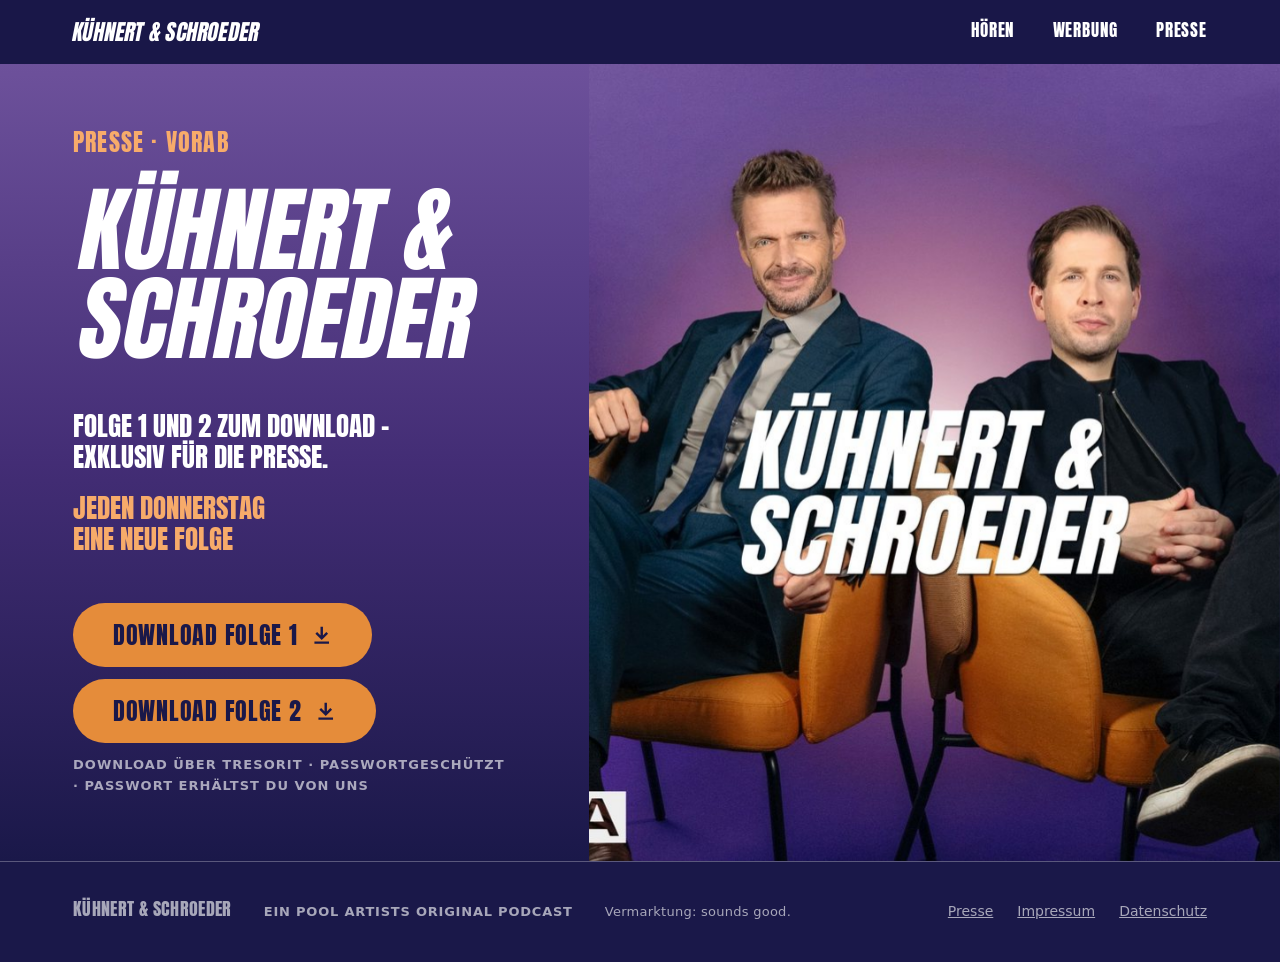
<file: vorab.html>
<!DOCTYPE html>
<html lang="de">
<head>
<meta charset="UTF-8">
<meta name="viewport" content="width=device-width, initial-scale=1.0">
<title>Vorab für die Presse | Kühnert &amp; Schroeder</title>
<meta name="description" content="Folge 1 und 2 von Kühnert &amp; Schroeder zum Download – exklusiv für die Presse.">
<meta name="robots" content="noindex, nofollow">
<meta name="theme-color" content="#1a1849">

<meta property="og:type" content="website">
<meta property="og:site_name" content="Kühnert &amp; Schroeder">
<meta property="og:locale" content="de_DE">
<meta property="og:title" content="Vorab für die Presse | Kühnert &amp; Schroeder">
<meta property="og:description" content="Folge 1 und 2 von Kühnert &amp; Schroeder zum Download – exklusiv für die Presse.">
<meta property="og:image" content="https://www.kuehnertundschroeder.de/img/og-presse.jpg?v=2">
<meta property="og:image:width" content="1200">
<meta property="og:image:height" content="630">
<meta property="og:image:alt" content="Kühnert &amp; Schroeder">
<meta name="twitter:card" content="summary_large_image">

<link rel="icon" href="/img/favicon.ico" sizes="any">
<link rel="icon" type="image/png" sizes="16x16" href="/img/favicon-16x16.png">
<link rel="icon" type="image/png" sizes="32x32" href="/img/favicon-32x32.png">
<link rel="apple-touch-icon" href="/img/apple-touch-icon.png">

<link rel="preload" href="/fonts/anton-latin.woff2" as="font" type="font/woff2" crossorigin>
<link rel="stylesheet" href="/css/style.css">
<script>document.documentElement.classList.add('js')</script>
</head>
<body>
<a class="skip" href="#inhalt">Zum Inhalt springen</a>

<!-- ============ HEADER (auf allen Seiten gleich) ============ -->
<header class="site-header">
  <a class="brand" href="/" aria-label="Kühnert &amp; Schroeder – Startseite"><span class="brand-full">Kühnert &amp; Schroeder</span><span class="brand-short" aria-hidden="true">K&amp;S</span></a>
  <nav class="site-nav" aria-label="Hauptnavigation"><a href="/#hoeren">Hören</a><a href="/#werbung">Werbung</a><a href="/presse">Presse</a></nav>
</header>

<!-- Diese Seite ist absichtlich nirgends verlinkt und für Suchmaschinen gesperrt (noindex).
     Erreichbar nur über die direkte Adresse www.kuehnertundschroeder.de/vorab -->
<main id="inhalt">
  <section class="hero" aria-labelledby="hero-title">
    <div class="hero-text">
      <p class="tag">Presse · Vorab</p>
      <h1 id="hero-title" class="wordmark">
        <span class="line">Kühnert &amp; </span><span class="line">Schroeder</span>
      </h1>
      <p class="hero-sub"><span class="line">Folge 1 und 2 zum Download – </span><span class="line">exklusiv für die Presse.</span></p>
      <p class="hero-date"><span class="line">Jeden Donnerstag </span><span class="line">eine neue Folge</span></p>
      <div class="hero-actions">
        <a class="button button-large" href="https://web.tresorit.com/l/ONJGL#eEtygWU8MTOjBCXIQpPowA" data-track="vorab_folge1" target="_blank" rel="noopener"
           aria-label="Download Folge 1 (öffnet Tresorit in neuem Tab)">
          Download Folge 1
          <svg class="icon" viewBox="0 0 16 16" aria-hidden="true" focusable="false"><path d="M8 1.5v9M3.5 6.5 8 11l4.5-4.5M2 14.5h12" fill="none" stroke="currentColor" stroke-width="2"/></svg>
        </a>
        <a class="button button-large" href="https://web.tresorit.com/l/bFA6H#gDa1M7MZ29_uIJcsH5yR4w" data-track="vorab_folge2" target="_blank" rel="noopener"
           aria-label="Download Folge 2 (öffnet Tresorit in neuem Tab)">
          Download Folge 2
          <svg class="icon" viewBox="0 0 16 16" aria-hidden="true" focusable="false"><path d="M8 1.5v9M3.5 6.5 8 11l4.5-4.5M2 14.5h12" fill="none" stroke="currentColor" stroke-width="2"/></svg>
        </a>
        <p class="meta" style="flex-basis:100%">Download über Tresorit · passwortgeschützt · Passwort erhältst du von uns</p>
      </div>
    </div>
    <div class="hero-media">
      <img class="cover" src="/img/cover.jpg" width="900" height="900"
           alt="Podcast-Cover Kühnert &amp; Schroeder">
    </div>
  </section>
</main>

<!-- ============ FOOTER (auf allen Seiten gleich) ============ -->
<footer class="footer">
  <p class="footer-mark">Kühnert &amp; Schroeder</p>
  <p class="footer-credit">Ein Pool Artists Original Podcast</p>
  <p class="footer-credit footer-sg">Vermarktung: sounds good.</p>
  <nav aria-label="Weitere Seiten"><a href="/presse">Presse</a><a href="/impressum">Impressum</a><a href="/datenschutz">Datenschutz</a></nav>
</footer>

<!-- Besucherstatistik: Simple Analytics (ohne Cookies, keine IP-Speicherung) -->
<script>window.sa_event=window.sa_event||function(){var a=[].slice.call(arguments);window.sa_event.q?window.sa_event.q.push(a):window.sa_event.q=[a]};</script>
<script async defer src="https://scripts.simpleanalyticscdn.com/latest.js"></script>
<noscript><img src="https://queue.simpleanalyticscdn.com/noscript.gif" alt="" referrerpolicy="no-referrer-when-downgrade"></noscript>
<script src="/js/site.js" defer></script>
</body>
</html>
</file>
<file: css/style.css>
/*
 * Kühnert & Schroeder – Designsystem für die gesamte Website
 * Abgeleitet aus dem K&S-Deck (Nov 26) und dem finalen Cover.
 * Schrift: Anton (SIL Open Font License, siehe /fonts/OFL.txt)
 *
 * Inhalt
 *  1. Tokens & Basis
 *  2. Typografie & Buttons
 *  3. Header / Navigation
 *  4. Hero
 *  5. Sektionen (Startseite): Hören, Presse-Teaser, Werbung
 *  6. Pressebereich: Downloads
 *  7. Rechtstexte
 *  8. Footer
 *  9. Bewegung
 */

/* ================================================================
   1. Tokens & Basis
   ================================================================ */

@font-face {
  font-family: "Anton";
  src: url("/fonts/anton-latin.woff2") format("woff2");
  font-weight: 400;
  font-style: normal;
  font-display: swap;
}

:root {
  --ks-violet-top: #6d519b;
  --ks-violet-mid: #5b4391;
  --ks-violet: #3a2a6e;
  --ks-violet-deep: #1a1849;
  --ks-orange: #e58c3a;
  --ks-orange-hover: #f09c4d;
  --ks-orange-text: #f7ab6a; /* Orange für Schrift auf Violett – erfüllt die Kontrastvorgaben */
  --ks-ink: #1a1849;
  --ks-white: #ffffff;
  --ks-muted: rgba(255, 255, 255, 0.78);
  --ks-faint: rgba(255, 255, 255, 0.62);
  --ks-rule: rgba(255, 255, 255, 0.28);

  --font-display: "Anton", "Arial Narrow", "Helvetica Neue", Arial, sans-serif;
  --font-text: system-ui, -apple-system, "Segoe UI", Roboto, "Helvetica Neue", Arial, sans-serif;

  --max: 1440px;
  --gutter: max(clamp(20px, 5.7vw, 76px), calc((100vw - var(--max)) / 2));
  --section-y: clamp(64px, 9vw, 128px);
  --header-h: 64px;

  /* Deck-Fläche: oben heller, unten dunkler */
  --ks-gradient: linear-gradient(180deg, var(--ks-violet-mid) 0%, var(--ks-violet) 55%, var(--ks-violet-deep) 100%);
}

*, *::before, *::after { box-sizing: border-box; }
html { -webkit-text-size-adjust: 100%; scroll-behavior: smooth; scroll-padding-top: var(--header-h); }
body {
  margin: 0;
  background: var(--ks-violet-deep);
  color: var(--ks-white);
  font-family: var(--font-text);
  font-size: 1.125rem;
  line-height: 1.6;
  -webkit-font-smoothing: antialiased;
}
h1, h2, h3, p { margin: 0; }
img { display: block; max-width: 100%; height: auto; }
a { color: inherit; }
:focus-visible { outline: 3px solid var(--ks-orange); outline-offset: 3px; }

.line { display: block; }
.cover { width: 100%; height: 100%; object-fit: cover; }
.skip {
  position: absolute; left: 16px; top: -100px; z-index: 30; padding: 12px 20px;
  background: var(--ks-orange); color: var(--ks-ink); font-family: var(--font-display);
  text-transform: uppercase; text-decoration: none;
}
.skip:focus { top: 12px; }

/* ================================================================
   2. Typografie & Buttons
   ================================================================ */

.tag, .eyebrow {
  font-family: var(--font-display); font-size: 1.5rem; line-height: 1.2;
  letter-spacing: 0.05em; text-transform: uppercase; color: var(--ks-orange-text); margin: 0 0 16px;
}
.section-title {
  font-family: var(--font-display); font-weight: 400;
  font-size: clamp(2.5rem, 5.4vw, 5rem); line-height: 1;
  text-transform: uppercase; letter-spacing: 0.005em;
}
.lead { margin-top: 20px; max-width: 36ch; font-size: clamp(1.0625rem, 1.4vw, 1.25rem); color: var(--ks-muted); }
.meta {
  font-size: 0.8125rem; font-weight: 700; letter-spacing: 0.08em;
  text-transform: uppercase; color: var(--ks-faint);
}

.button {
  display: inline-flex; align-items: center; justify-content: center; gap: 0.6em;
  min-height: 48px; padding: 12px 28px; border: 0; border-radius: 999px;
  background: var(--ks-orange); color: var(--ks-ink);
  font-family: var(--font-display); font-size: 1.125rem; line-height: 1;
  letter-spacing: 0.03em; text-transform: uppercase; text-align: center; text-decoration: none;
  cursor: pointer; transition: background-color 0.15s ease;
}
.button:hover { background: var(--ks-orange-hover); }
.button-large { min-height: 64px; padding: 18px 40px; font-size: clamp(1.375rem, 1.9vw, 1.625rem); }
/* Großer Button bleibt einzeilig: auf engen Breiten etwas kompakter statt umzubrechen */
.button-large { white-space: nowrap; }
@media (min-width: 960px) and (max-width: 1180px) { .button-large { padding-inline: 26px; font-size: 1.3125rem; } }
@media (max-width: 559px) { .button-large { padding: 16px 18px; font-size: clamp(1.125rem, 5.4vw, 1.375rem); } }
.icon { width: 0.8em; height: 0.8em; flex: none; }

/* ================================================================
   3. Header / Navigation
   ================================================================ */

.site-header {
  position: sticky; top: 0; z-index: 20;
  display: flex; align-items: center; justify-content: space-between; gap: 16px;
  height: var(--header-h); padding: 0 var(--gutter);
  background: rgba(26, 24, 73, 0.94);
  border-bottom: 1px solid transparent;
  transition: border-color 0.2s ease;
}
.site-header.is-scrolled { border-bottom-color: var(--ks-rule); }
.brand {
  font-family: var(--font-display); font-size: 1.375rem; letter-spacing: 0.01em;
  text-transform: uppercase; text-decoration: none; white-space: nowrap;
  display: inline-flex; align-items: center; min-height: 44px;
}
.brand span { display: inline-block; transform: skewX(-11deg); }
.brand .brand-short { display: none; }
.site-nav { display: flex; gap: clamp(18px, 3vw, 40px); }
.site-nav a {
  display: inline-flex; align-items: center; min-height: 44px;
  font-family: var(--font-display); font-size: 1.0625rem; letter-spacing: 0.05em;
  text-transform: uppercase; text-decoration: none; color: var(--ks-white);
  border-bottom: 2px solid transparent;
}
.site-nav a:hover, .site-nav a[aria-current="page"] { color: var(--ks-orange-text); }
.site-nav a[aria-current="page"] { border-bottom-color: var(--ks-orange-text); }

@media (max-width: 559px) {
  .brand .brand-full { display: none; }
  .brand .brand-short { display: inline-block; }
  .site-nav { gap: 20px; }
  .site-nav a { font-size: 1rem; }
}

/* ================================================================
   4. Hero (Startseite und Presse)
   ================================================================ */

.hero {
  display: grid;
  background: linear-gradient(180deg, var(--ks-violet-top) 0%, #432d75 50%, var(--ks-violet-deep) 100%);
}
.hero-text { padding: clamp(40px, 8vw, 64px) var(--gutter) 48px; }
.wordmark {
  font-family: var(--font-display); font-weight: 400;
  font-size: clamp(3.75rem, 7.3vw, 8.5rem); line-height: 0.95;
  white-space: nowrap; text-transform: uppercase; letter-spacing: 0.005em;
}
/* Platz für die Ü-Punkte, damit sie nicht in die Zeile darüber ragen */
.tag + .wordmark { margin-top: 0.14em; }
/* Wortmarke kursiv geneigt wie auf dem finalen Cover */
.wordmark .line { transform: skewX(-11deg); transform-origin: left bottom; }
.hero-sub, .hero-date {
  font-family: var(--font-display); font-size: clamp(1.375rem, 2.1vw, 1.875rem);
  line-height: 1.15; text-transform: uppercase;
}
.hero-sub { margin-top: clamp(28px, 4vw, 48px); }
.hero-date { margin-top: 20px; color: var(--ks-orange-text); }
.hero-actions {
  display: flex; flex-wrap: wrap; align-items: center; gap: 12px 24px;
  margin-top: clamp(32px, 4vw, 48px);
}
.hero-media { aspect-ratio: 1 / 1; overflow: hidden; }
.hero-media .cover { object-position: 60% 20%; }

@media (min-width: 960px) {
  .hero {
    grid-template-columns: minmax(0, 46fr) minmax(0, 54fr);
    min-height: min(calc(88svh - var(--header-h)), 820px);
  }
  .hero-text { display: flex; flex-direction: column; justify-content: center; padding-top: 64px; padding-bottom: 64px; }
  .hero-media { aspect-ratio: auto; min-height: 100%; }
}
@media (max-width: 559px) {
  .hero-actions { flex-direction: column; align-items: stretch; }
  .hero-actions .meta { text-align: center; }
}

/* ================================================================
   5. Sektionen der Startseite
   ================================================================ */

.section { padding: var(--section-y) var(--gutter); }
.section-gradient { background: var(--ks-gradient); }
.section-deep { background: var(--ks-violet-deep); }

.split { display: grid; gap: clamp(32px, 5vw, 48px); }
@media (min-width: 960px) {
  .split { grid-template-columns: minmax(0, 5fr) minmax(0, 7fr); gap: clamp(48px, 6vw, 96px); align-items: start; }
}

/* --- Plattformen --- */
.platforms { list-style: none; margin: 0; padding: 0; border-top: 1px solid var(--ks-rule); }
.platform {
  display: grid; grid-template-columns: 40px minmax(0, 1fr) auto; align-items: center; gap: 20px;
  min-height: 76px; padding: 14px 8px; border-bottom: 1px solid var(--ks-rule);
  text-decoration: none; color: var(--ks-white);
  transition: background-color 0.15s ease, color 0.15s ease;
}
.platform svg { width: 28px; height: 28px; fill: currentColor; }
.platform-logo { display: flex; justify-content: center; }
/* RTL+: breites Logo, daher wie Amazon Music in voller Spaltenbreite */
.platform svg.logo-rtl { width: 40px; height: 9px; }
/* Amazon Music: Logo als Maske, damit es wie die anderen Icons die Textfarbe übernimmt */
.logo-amazon {
  display: block; width: 40px; height: 24px; background: currentColor;
  -webkit-mask: url("[data-uri]") center / contain no-repeat;
  mask: url("[data-uri]") center / contain no-repeat;
}
.platform-name {
  font-family: var(--font-display); font-size: clamp(1.625rem, 2.6vw, 2.25rem);
  line-height: 1; text-transform: uppercase; letter-spacing: 0.01em;
}
.platform-go { font-family: var(--font-display); font-size: 1.75rem; line-height: 1; color: var(--ks-orange-text); }
a.platform:hover { background: rgba(255, 255, 255, 0.06); color: var(--ks-orange-text); }
.platform.is-pending { cursor: default; color: var(--ks-faint); }
.platform.is-pending .platform-go {
  font-family: var(--font-text); font-size: 0.8125rem; font-weight: 700;
  letter-spacing: 0.08em; text-transform: uppercase; color: var(--ks-faint);
}

/* --- Presse-Teaser --- */
.teaser { display: grid; gap: 40px; align-items: center; }
.teaser-media { max-width: 420px; }
.teaser .button { margin-top: 32px; }
@media (min-width: 760px) {
  .teaser { grid-template-columns: minmax(0, 1fr) minmax(0, 1fr); gap: clamp(48px, 6vw, 96px); }
  .teaser-media { max-width: 520px; justify-self: end; width: 100%; }
}

/* --- Werbung --- */
.partner-note { margin-top: 28px; }

/* --- Kontakt per E-Mail --- */
.form-intro {
  font-family: var(--font-display); font-size: clamp(1.375rem, 2vw, 1.75rem);
  line-height: 1.15; text-transform: uppercase; margin-bottom: 28px;
}
.contact-address { margin-top: 20px; font-size: 1rem; color: var(--ks-muted); }
.contact-address a { color: var(--ks-white); text-underline-offset: 4px; overflow-wrap: anywhere; }
.contact-address a:hover { color: var(--ks-orange-text); }
/* „Adresse kopieren“: für alle ohne eingerichtetes Mailprogramm */
.copy-mail {
  display: inline-flex; align-items: center; min-height: 44px; margin-top: 12px; padding: 0 18px;
  border: 1px solid var(--ks-rule); border-radius: 999px; background: transparent; color: var(--ks-white);
  font-family: var(--font-display); font-size: 0.9375rem; letter-spacing: 0.05em; text-transform: uppercase;
  cursor: pointer; transition: border-color 0.15s ease, color 0.15s ease;
}
.copy-mail:hover { border-color: var(--ks-orange-text); color: var(--ks-orange-text); }
.copy-status { display: inline-block; margin-left: 14px; font-size: 0.9375rem; color: var(--ks-orange-text); }
@media (min-width: 960px) { .contact-cta { align-self: center; } }
@media (max-width: 559px) { .contact-cta .button { width: 100%; } }

/* ================================================================
   6. Pressebereich: Downloads
   ================================================================ */

.material { padding: clamp(56px, 7vw, 96px) var(--gutter) clamp(72px, 9vw, 120px); background: var(--ks-violet-deep); }
.material .h2 {
  font-family: var(--font-display); font-weight: 400; font-size: clamp(2.25rem, 4vw, 3.5rem);
  line-height: 1; text-transform: uppercase; margin-bottom: clamp(28px, 4vw, 48px);
}
.download-list { list-style: none; margin: 0; padding: 0; border-top: 1px solid var(--ks-rule); }
.download {
  display: grid; grid-template-columns: 72px minmax(0, 1fr); gap: 16px 20px; align-items: center;
  padding: 24px 0; border-bottom: 1px solid var(--ks-rule);
}
.thumb { aspect-ratio: 1 / 1; overflow: hidden; background: var(--ks-violet); }
/* Video-Vorschau: dezentes Play-Symbol */
.thumb-video { position: relative; }
.thumb-video::after {
  content: ""; position: absolute; left: 50%; top: 50%; width: 36%; aspect-ratio: 1;
  transform: translate(-50%, -50%); border-radius: 50%;
  background: rgba(26, 24, 73, 0.72) url("data:image/svg+xml,%3Csvg xmlns='http://www.w3.org/2000/svg' viewBox='0 0 24 24'%3E%3Cpath d='M9 6.5v11l9-5.5z' fill='%23f7ab6a'/%3E%3C/svg%3E") center / 60% no-repeat;
}
.thumb-format {
  display: grid; place-items: center; height: 100%;
  font-family: var(--font-display); font-size: 1.375rem; color: var(--ks-orange);
  box-shadow: inset 0 0 0 1px var(--ks-rule);
}
.download-title {
  font-family: var(--font-display); font-weight: 400; font-size: clamp(1.5rem, 2.4vw, 2.25rem);
  line-height: 1.05; text-transform: uppercase;
}
.download-desc { margin-top: 6px; font-size: 1rem; line-height: 1.5; color: var(--ks-muted); }
.download .meta { margin-top: 6px; }
.download-action { grid-column: 1 / -1; }
.download-action .button { width: 100%; }
@media (min-width: 720px) {
  .download { grid-template-columns: 112px minmax(0, 1fr) auto; gap: 32px; padding: 28px 0; }
  .download-action { grid-column: auto; }
  .download-action .button { width: auto; min-width: 168px; }
}

/* ================================================================
   7. Rechtstexte
   ================================================================ */

.legal {
  min-height: 80svh;
  padding: clamp(40px, 7vw, 96px) var(--gutter) clamp(72px, 9vw, 120px);
  background: var(--ks-gradient);
}
.legal-title {
  font-family: var(--font-display); font-weight: 400;
  font-size: clamp(2.25rem, 8.5vw, 6rem); line-height: 1; text-transform: uppercase;
  hyphens: auto; overflow-wrap: break-word;
}
.legal address, .legal section { max-width: 44em; }
.legal address { margin-top: clamp(32px, 4vw, 48px); font-style: normal; color: var(--ks-muted); }
.legal address strong { color: var(--ks-white); font-weight: 650; }
.legal section { margin-top: 40px; }
.legal h2 {
  font-family: var(--font-display); font-weight: 400; font-size: clamp(1.5rem, 2.4vw, 2rem);
  line-height: 1.1; text-transform: uppercase;
}
.legal section p { margin-top: 12px; font-size: 1rem; color: var(--ks-muted); }
.legal a { text-underline-offset: 4px; overflow-wrap: anywhere; }
.legal a:hover { color: var(--ks-orange-text); }
.legal .prose { max-width: 44em; margin-top: clamp(32px, 4vw, 48px); color: var(--ks-muted); font-size: 1rem; }
.legal .prose h2 { margin-top: 40px; }
.legal .prose h2:first-child { margin-top: 0; }
.legal .prose h3 {
  margin-top: 28px; font-family: var(--font-text); font-size: 1.0625rem; font-weight: 700;
  line-height: 1.4; color: var(--ks-white);
}
.legal .prose p { margin-top: 12px; }
.legal .prose ul { margin: 12px 0 0; padding-left: 1.2em; }
.legal .prose li + li { margin-top: 6px; }

/* ================================================================
   8. Footer
   ================================================================ */

.footer {
  display: flex; flex-wrap: wrap; align-items: baseline; gap: 12px 32px;
  padding: 28px var(--gutter); background: var(--ks-violet-deep); border-top: 1px solid var(--ks-rule);
}
.footer-mark {
  font-family: var(--font-display); font-size: 1.125rem; letter-spacing: 0.02em;
  text-transform: uppercase; color: var(--ks-faint);
}
.footer-credit {
  font-size: 0.8125rem; font-weight: 700; letter-spacing: 0.06em;
  text-transform: uppercase; color: var(--ks-faint);
}
.footer-sg { font-weight: 400; letter-spacing: 0.02em; text-transform: none; }
.footer nav { display: flex; flex-wrap: wrap; gap: 4px 24px; margin-left: auto; font-size: 0.875rem; }
.footer nav a { display: inline-flex; align-items: center; min-height: 44px; color: var(--ks-faint); }
.footer nav a:hover { color: var(--ks-white); }

/* ================================================================
   9. Bewegung – dezent, nur ohne prefers-reduced-motion
   ================================================================ */

@media (prefers-reduced-motion: no-preference) {
  .hero-text > * { animation: ks-rise 0.7s cubic-bezier(0.2, 0.7, 0.2, 1) both; }
  .hero-text > :nth-child(2) { animation-delay: 0.06s; }
  .hero-text > :nth-child(3) { animation-delay: 0.12s; }
  .hero-text > :nth-child(4) { animation-delay: 0.18s; }
  .hero-text > :nth-child(5) { animation-delay: 0.24s; }
  .hero-media img { animation: ks-settle 1.4s cubic-bezier(0.2, 0.7, 0.2, 1) both; }

  /* Reveal nur, wenn JS läuft – sonst bleibt alles sichtbar */
  .js [data-reveal] { opacity: 0; transform: translateY(16px); transition: opacity 0.6s ease, transform 0.6s ease; }
  .js [data-reveal].is-visible { opacity: 1; transform: none; }
}
@media (prefers-reduced-motion: reduce) {
  html { scroll-behavior: auto; }
}
@keyframes ks-rise { from { opacity: 0; transform: translateY(14px); } to { opacity: 1; transform: none; } }
@keyframes ks-settle { from { opacity: 0.4; transform: scale(1.04); } to { opacity: 1; transform: none; } }
</file>
